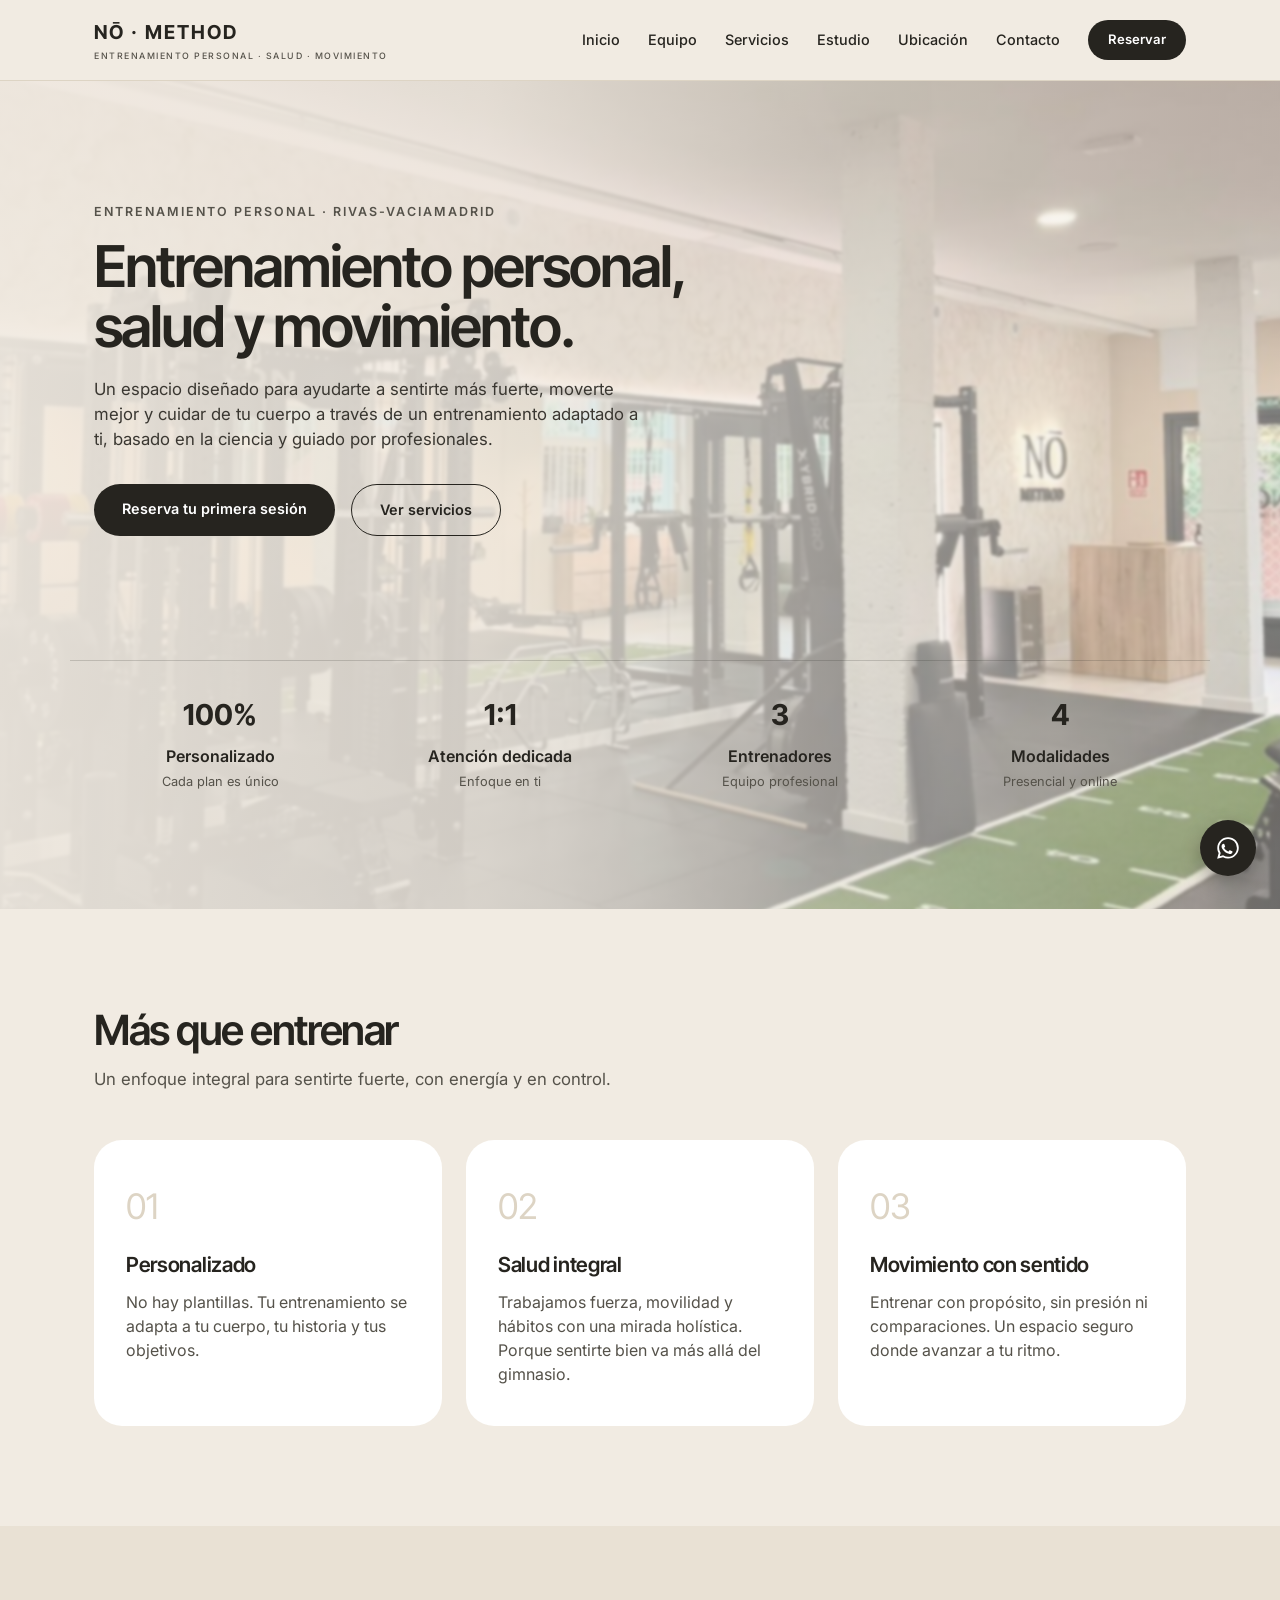
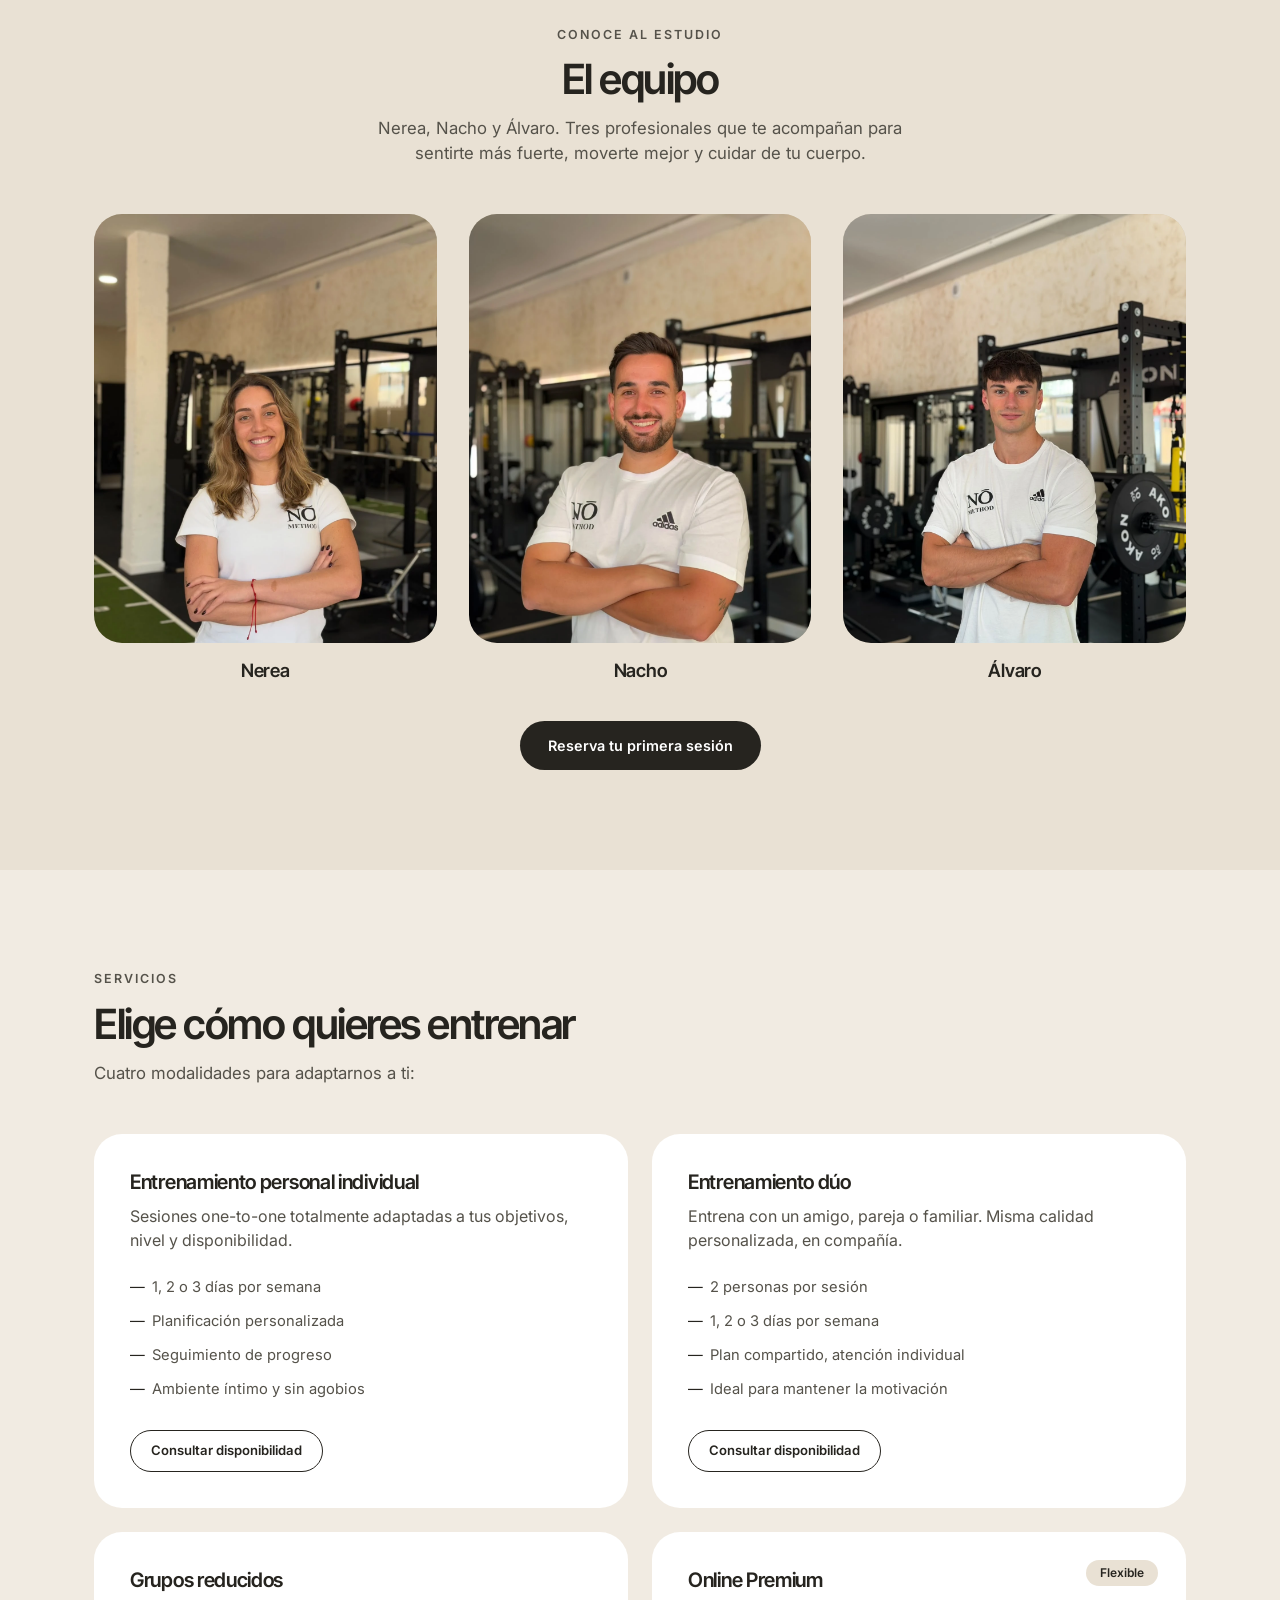
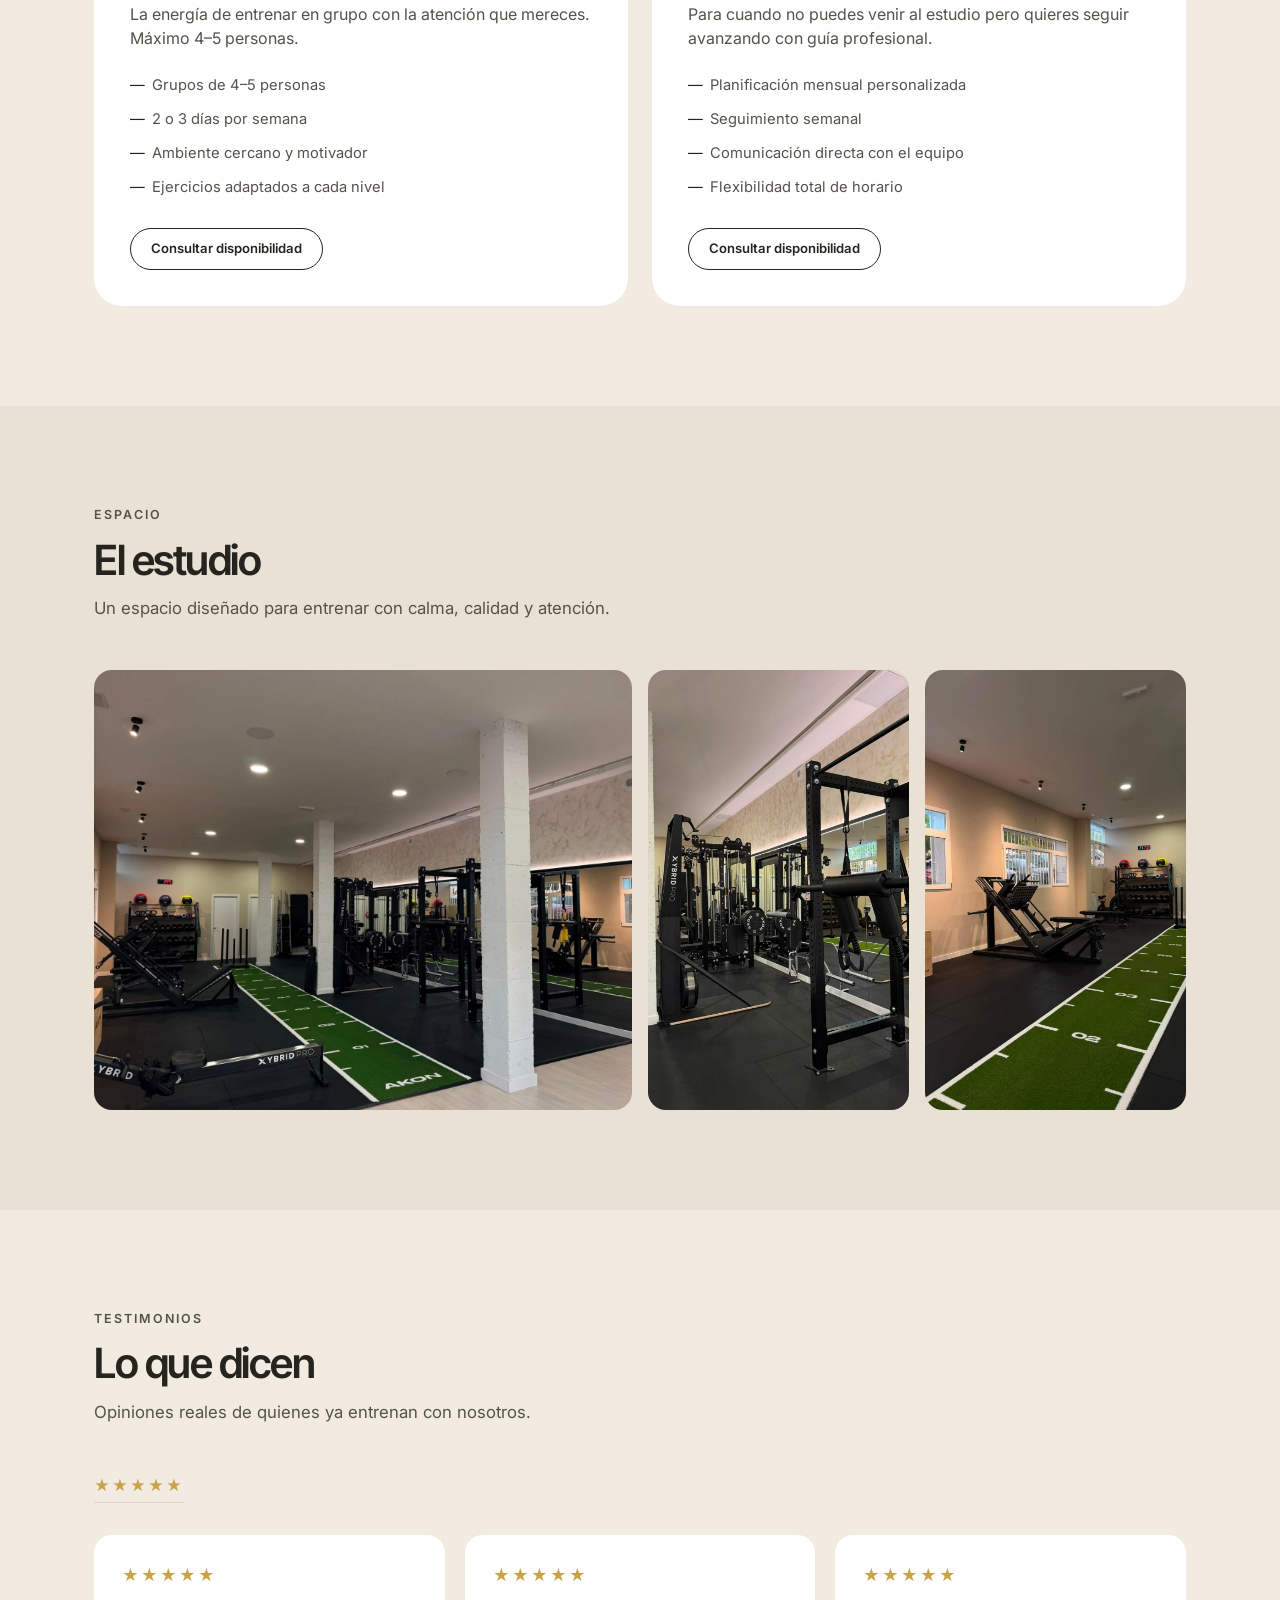
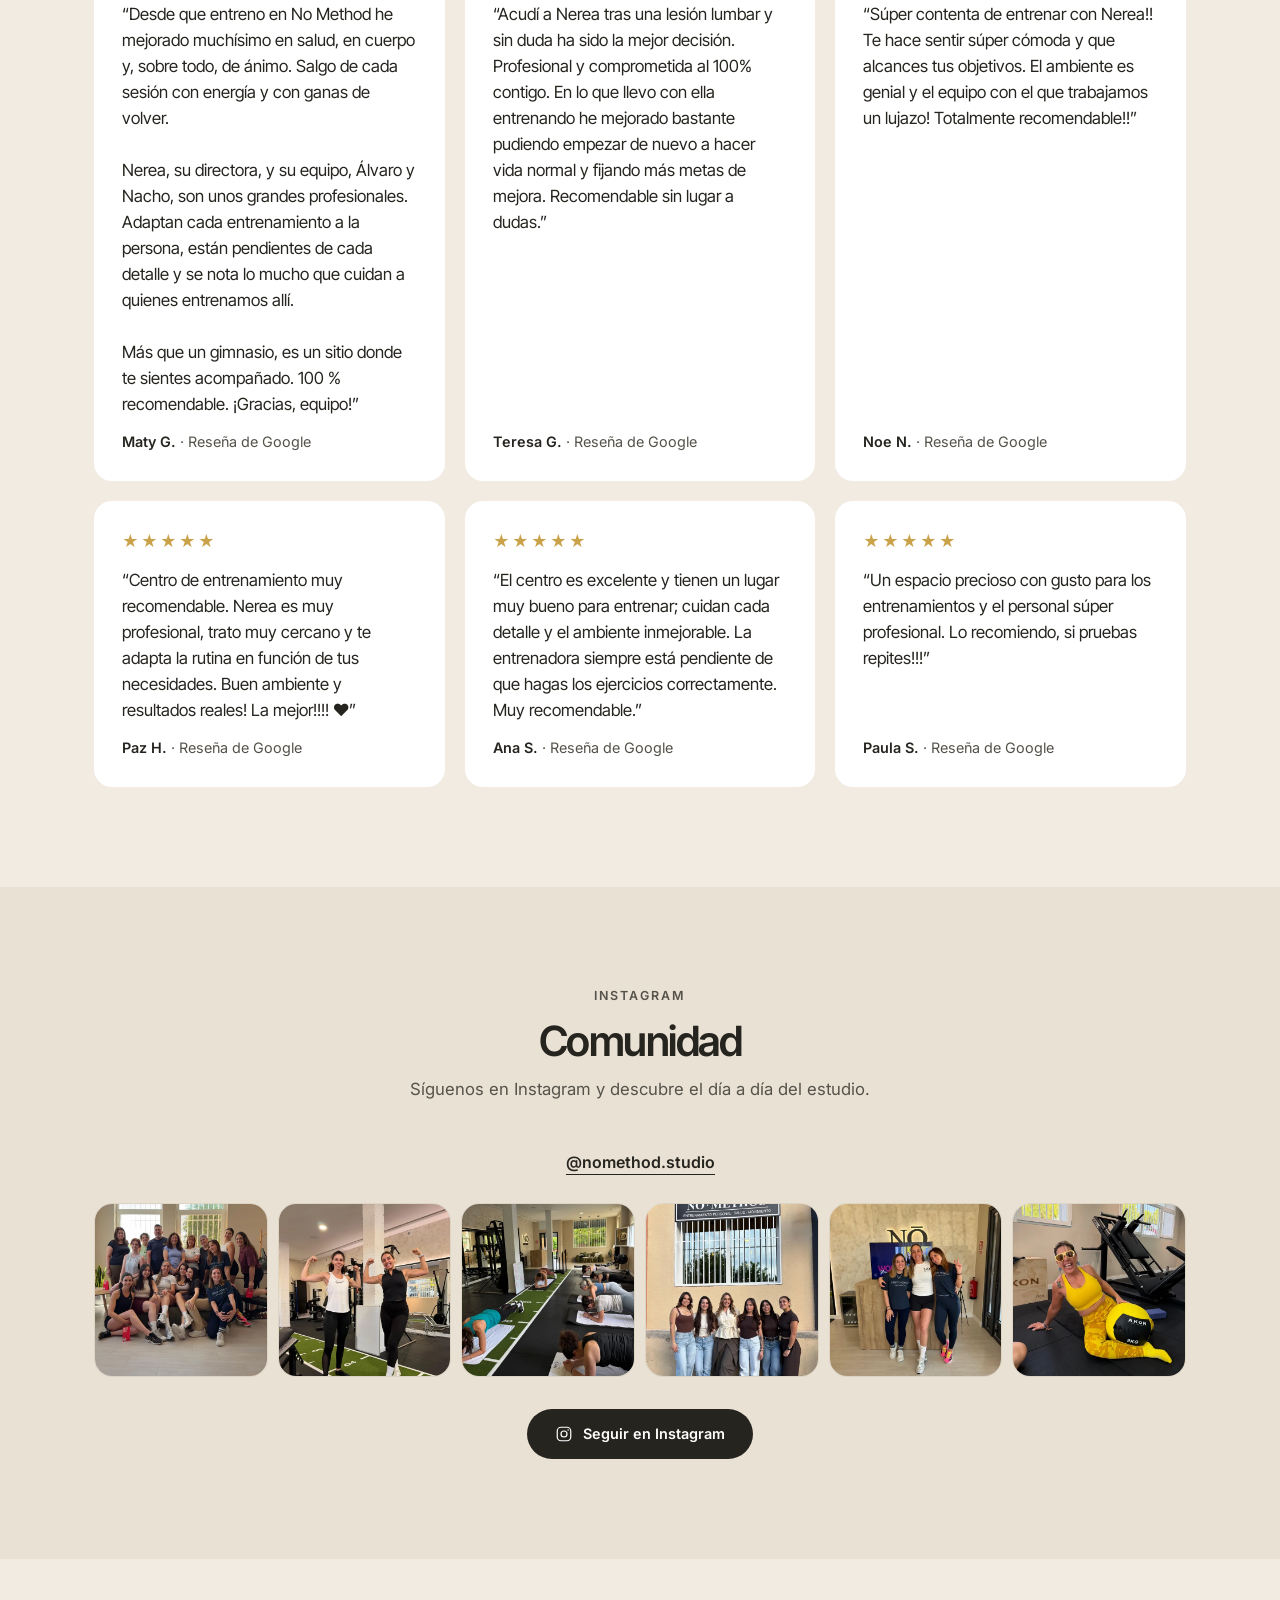
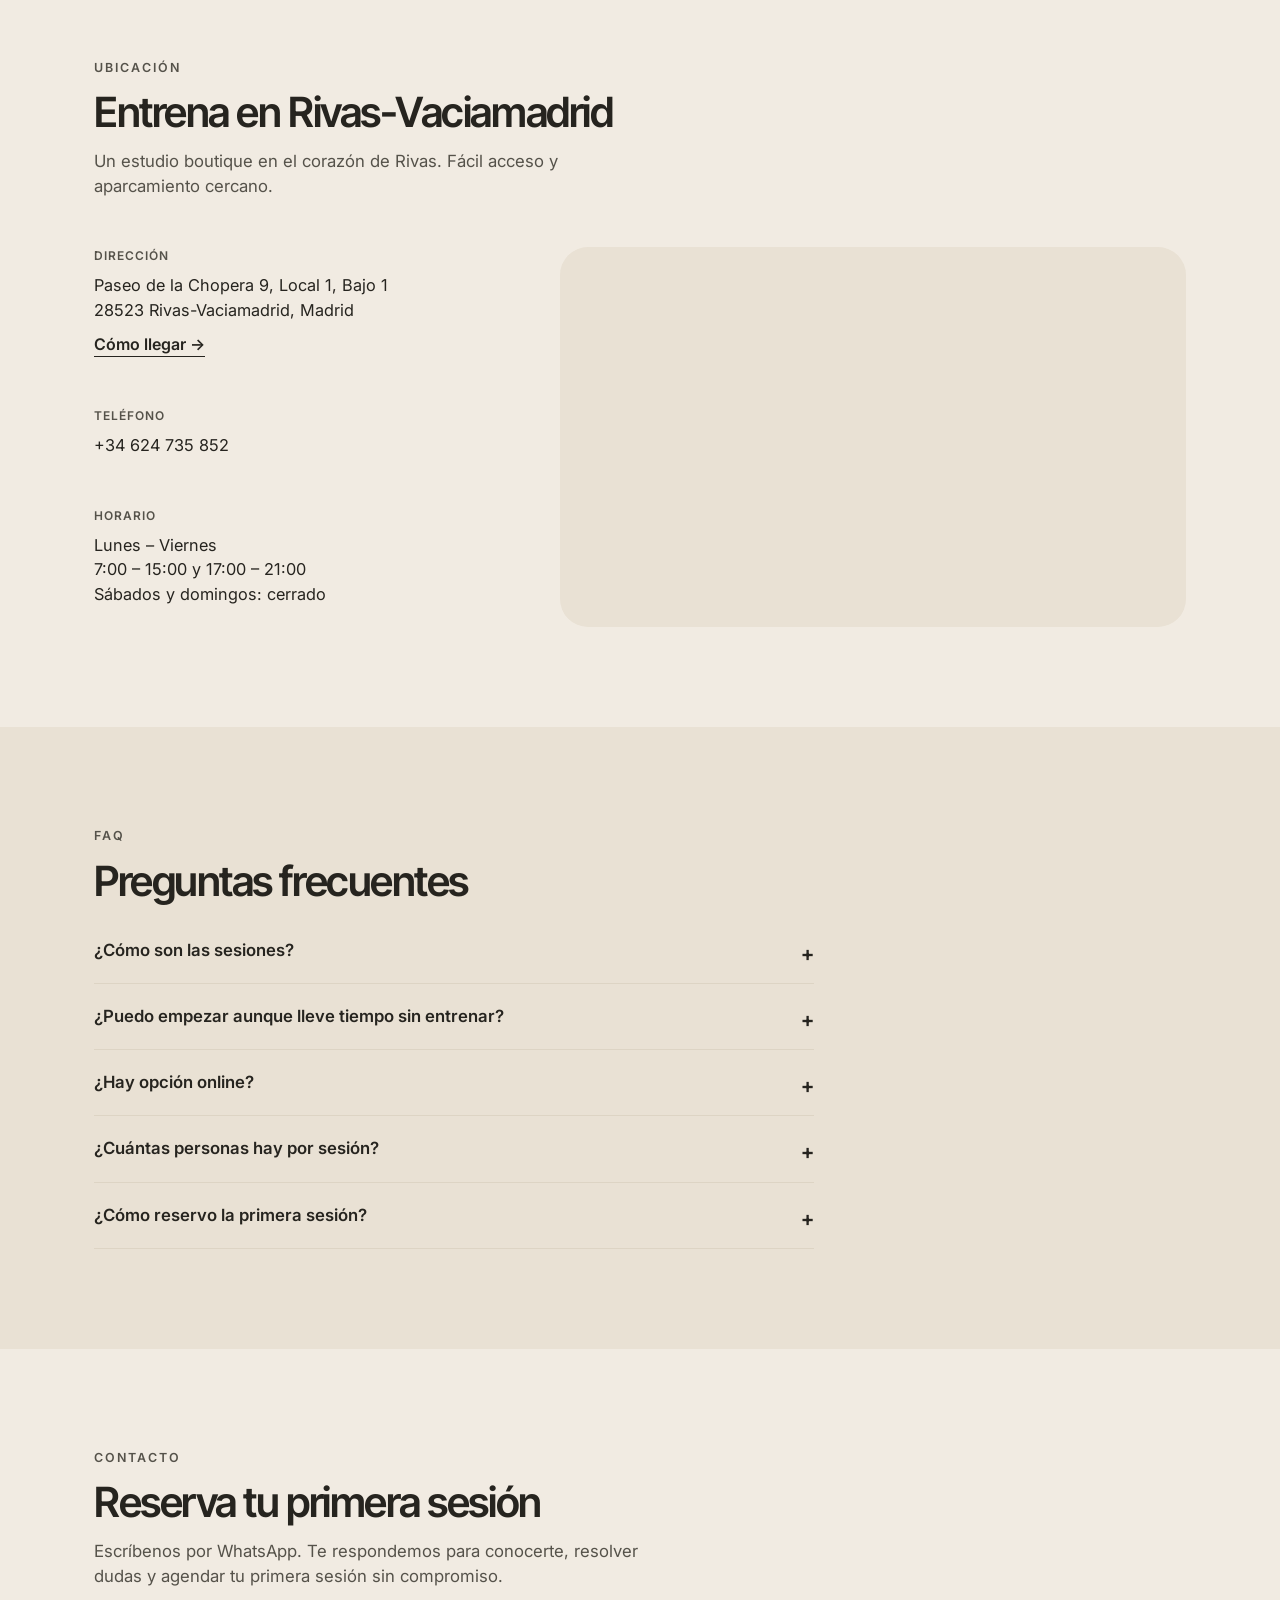
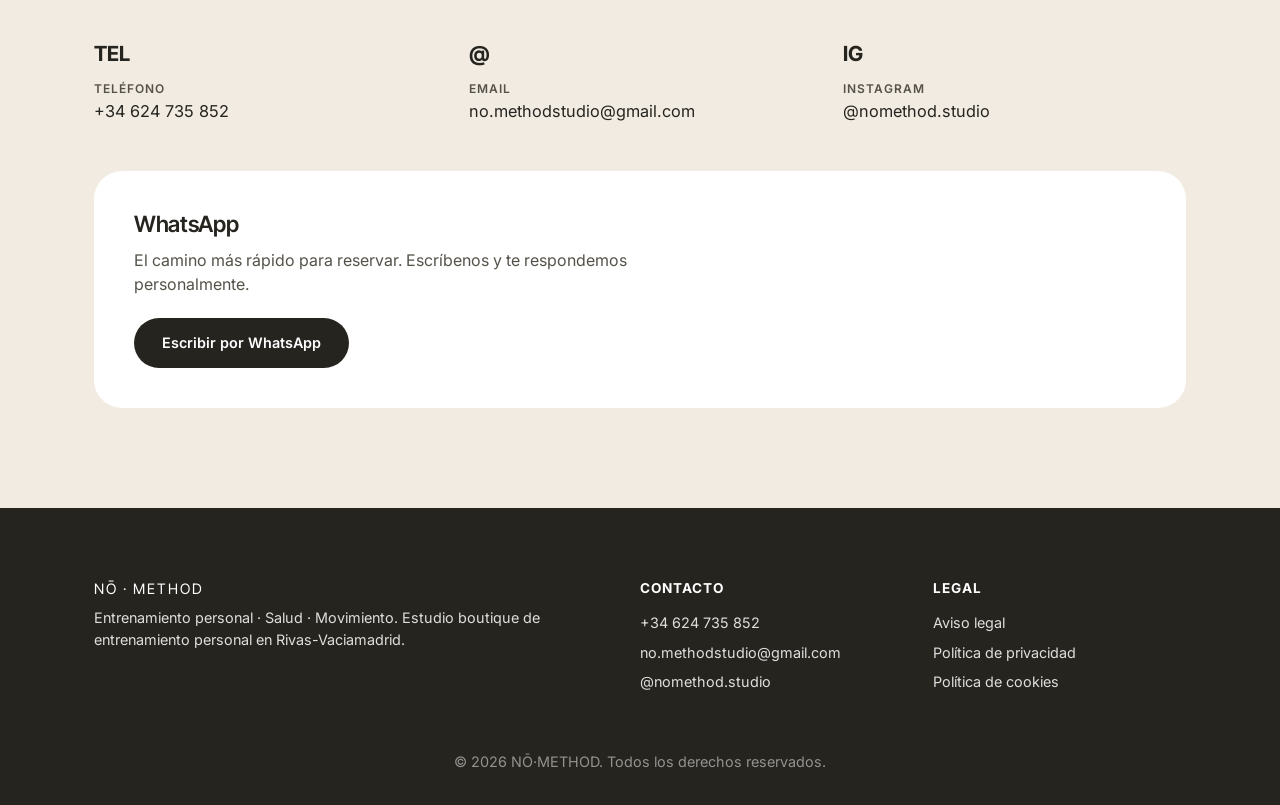
<file: index.html>
<!DOCTYPE html>
<html lang="es">
<head>
<meta charset="UTF-8">
<meta name="viewport" content="width=device-width, initial-scale=1.0">
<title>NoMethod Rivas | Entrenamiento personal y grupos reducidos en Rivas-Vaciamadrid</title>
<meta name="description" content="NŌ·METHOD (NoMethod Rivas): estudio boutique de entrenamiento personal y grupos reducidos en Rivas-Vaciamadrid. Sesiones individuales, dúo, grupos y online. Reserva por WhatsApp.">
<link rel="preconnect" href="https://fonts.googleapis.com">
<link rel="preconnect" href="https://fonts.gstatic.com" crossorigin>
<link href="https://fonts.googleapis.com/css2?family=Inter+Tight:wght@500;600;700&family=Inter:wght@400;500;600&display=swap" rel="stylesheet">
<link rel="stylesheet" href="styles.css">
<link rel="canonical" href="https://nomethodstudio.com/">
<link rel="icon" href="/favicon.ico" sizes="48x48">
<link rel="icon" href="/favicon-192.png" type="image/png" sizes="192x192">
<link rel="apple-touch-icon" href="/apple-touch-icon.png">
<meta property="og:type" content="website">
<meta property="og:site_name" content="NŌ·METHOD">
<meta property="og:title" content="NoMethod Rivas | Entrenamiento personal y grupos reducidos">
<meta property="og:description" content="Estudio de entrenamiento personal en Rivas-Vaciamadrid. Sesiones individuales, dúo, grupos reducidos y online.">
<meta property="og:url" content="https://nomethodstudio.com/">
<meta property="og:image" content="https://nomethodstudio.com/images/og-image.jpg">
<meta property="og:locale" content="es_ES">
<meta name="twitter:card" content="summary_large_image">
<script type="application/ld+json">
{
  "@context": "https://schema.org",
  "@type": "HealthClub",
  "name": "NoMethod Rivas | NŌ·METHOD",
  "alternateName": [
    "NŌ·METHOD",
    "NoMethod",
    "No Method Rivas"
  ],
  "description": "Estudio de entrenamiento personal y grupos reducidos en Rivas-Vaciamadrid.",
  "url": "https://nomethodstudio.com/",
  "image": "https://nomethodstudio.com/images/og-image.jpg",
  "logo": "https://nomethodstudio.com/images/logo.png",
  "telephone": "+34 624 735 852",
  "email": "no.methodstudio@gmail.com",
  "address": {
    "@type": "PostalAddress",
    "streetAddress": "Paseo de la Chopera 9, Local 1, Bajo 1",
    "postalCode": "28523",
    "addressLocality": "Rivas-Vaciamadrid",
    "addressRegion": "Madrid",
    "addressCountry": "ES"
  },
  "openingHoursSpecification": [
    {
      "@type": "OpeningHoursSpecification",
      "dayOfWeek": [
        "Monday",
        "Tuesday",
        "Wednesday",
        "Thursday",
        "Friday"
      ],
      "opens": "07:00",
      "closes": "15:00"
    },
    {
      "@type": "OpeningHoursSpecification",
      "dayOfWeek": [
        "Monday",
        "Tuesday",
        "Wednesday",
        "Thursday",
        "Friday"
      ],
      "opens": "17:00",
      "closes": "21:00"
    }
  ],
  "sameAs": [
    "https://www.instagram.com/nomethod.studio/",
    "https://maps.google.com/?cid=6704130666896987651"
  ]
}
</script>
</head>
<body>

<header class="site-header">
  <div class="container header-inner">
    <a href="#inicio" class="logo">
      NŌ · METHOD
      <span>ENTRENAMIENTO PERSONAL · SALUD · MOVIMIENTO</span>
    </a>
    <nav class="main-nav" id="main-nav">
      <a href="#inicio">Inicio</a>
      <a href="#equipo">Equipo</a>
      <a href="#servicios">Servicios</a>
      <a href="#estudio">Estudio</a>
      <a href="#ubicacion">Ubicación</a>
      <a href="#contacto">Contacto</a>
      <a href="https://wa.me/34624735852?text=Hola%2C%20me%20gustar%C3%ADa%20informaci%C3%B3n%20sobre%20el%20entrenamiento%20en%20N%C5%8C%20METHOD." class="btn btn-dark btn-sm" target="_blank" rel="noopener">Reservar</a>
    </nav>
    <button class="nav-toggle" id="nav-toggle" aria-label="Abrir menú">☰</button>
  </div>
</header>

<main>

  <!-- HERO -->
  <section id="inicio" class="hero">
    <div class="hero-bg" style="background-image:url('images/hero.webp')"></div>
    <div class="hero-overlay"></div>
    <div class="container hero-content">
      <p class="eyebrow">Entrenamiento personal · Rivas-Vaciamadrid</p>
      <h1>Entrenamiento personal,<br>salud y movimiento.</h1>
      <p class="hero-text">Un espacio diseñado para ayudarte a sentirte más fuerte, moverte mejor y cuidar de tu cuerpo a través de un entrenamiento adaptado a ti, basado en la ciencia y guiado por profesionales.</p>
      <div class="hero-actions">
        <a href="#contacto" class="btn btn-dark">Reserva tu primera sesión</a>
        <a href="#servicios" class="btn btn-outline">Ver servicios</a>
      </div>
    </div>
    <div class="hero-stats container">
      <div class="stat"><strong>100%</strong><span>Personalizado</span><small>Cada plan es único</small></div>
      <div class="stat"><strong>1:1</strong><span>Atención dedicada</span><small>Enfoque en ti</small></div>
      <div class="stat"><strong>3</strong><span>Entrenadores</span><small>Equipo profesional</small></div>
      <div class="stat"><strong>4</strong><span>Modalidades</span><small>Presencial y online</small></div>
    </div>
  </section>

  <!-- MAS QUE ENTRENAR -->
  <section class="section">
    <div class="container">
      <h2>Más que entrenar</h2>
      <p class="section-lead">Un enfoque integral para sentirte fuerte, con energía y en control.</p>
      <div class="cards-3">
        <div class="card">
          <span class="card-num">01</span>
          <h3>Personalizado</h3>
          <p>No hay plantillas. Tu entrenamiento se adapta a tu cuerpo, tu historia y tus objetivos.</p>
        </div>
        <div class="card">
          <span class="card-num">02</span>
          <h3>Salud integral</h3>
          <p>Trabajamos fuerza, movilidad y hábitos con una mirada holística. Porque sentirte bien va más allá del gimnasio.</p>
        </div>
        <div class="card">
          <span class="card-num">03</span>
          <h3>Movimiento con sentido</h3>
          <p>Entrenar con propósito, sin presión ni comparaciones. Un espacio seguro donde avanzar a tu ritmo.</p>
        </div>
      </div>
    </div>
  </section>

  <!-- EQUIPO -->
  <section id="equipo" class="section section-alt">
    <div class="container">
      <p class="eyebrow center">Conoce al estudio</p>
      <h2 class="center">El equipo</h2>
      <p class="section-lead center">Nerea, Nacho y Álvaro. Tres profesionales que te acompañan para sentirte más fuerte, moverte mejor y cuidar de tu cuerpo.</p>
      <div class="team-grid">
        <div class="team-card">
          <div class="team-photo"><img src="images/equipo-nerea.webp" alt="Nerea, entrenadora de NŌ·METHOD, en el estudio" loading="lazy"></div>
          <h3>Nerea</h3>
        </div>
        <div class="team-card">
          <div class="team-photo"><img src="images/equipo-nacho.webp" alt="Nacho, entrenador de NŌ·METHOD, en el estudio" loading="lazy"></div>
          <h3>Nacho</h3>
        </div>
        <div class="team-card">
          <div class="team-photo"><img src="images/equipo-alvaro.webp" alt="Álvaro, entrenador de NŌ·METHOD, en el estudio" loading="lazy"></div>
          <h3>Álvaro</h3>
        </div>
      </div>
      <div class="center" style="margin-top:2.5rem">
        <a href="https://wa.me/34624735852?text=Hola%2C%20me%20gustar%C3%ADa%20informaci%C3%B3n%20sobre%20el%20entrenamiento%20en%20N%C5%8C%20METHOD." class="btn btn-dark" target="_blank" rel="noopener">Reserva tu primera sesión</a>
      </div>
    </div>
  </section>

  <!-- SERVICIOS -->
  <section id="servicios" class="section">
    <div class="container">
      <p class="eyebrow">Servicios</p>
      <h2>Elige cómo quieres entrenar</h2>
      <p class="section-lead">Cuatro modalidades para adaptarnos a ti:</p>
      <div class="services-grid">

        <div class="service-card">
          <h3>Entrenamiento personal individual</h3>
          <p>Sesiones one-to-one totalmente adaptadas a tus objetivos, nivel y disponibilidad.</p>
          <ul>
            <li>1, 2 o 3 días por semana</li>
            <li>Planificación personalizada</li>
            <li>Seguimiento de progreso</li>
            <li>Ambiente íntimo y sin agobios</li>
          </ul>
          <a href="#contacto" class="btn btn-outline btn-sm">Consultar disponibilidad</a>
        </div>

        <div class="service-card">
          <h3>Entrenamiento dúo</h3>
          <p>Entrena con un amigo, pareja o familiar. Misma calidad personalizada, en compañía.</p>
          <ul>
            <li>2 personas por sesión</li>
            <li>1, 2 o 3 días por semana</li>
            <li>Plan compartido, atención individual</li>
            <li>Ideal para mantener la motivación</li>
          </ul>
          <a href="#contacto" class="btn btn-outline btn-sm">Consultar disponibilidad</a>
        </div>

        <div class="service-card">
          <h3>Grupos reducidos</h3>
          <p>La energía de entrenar en grupo con la atención que mereces. Máximo 4–5 personas.</p>
          <ul>
            <li>Grupos de 4–5 personas</li>
            <li>2 o 3 días por semana</li>
            <li>Ambiente cercano y motivador</li>
            <li>Ejercicios adaptados a cada nivel</li>
          </ul>
          <a href="#contacto" class="btn btn-outline btn-sm">Consultar disponibilidad</a>
        </div>

        <div class="service-card">
          <span class="tag">Flexible</span>
          <h3>Online Premium</h3>
          <p>Para cuando no puedes venir al estudio pero quieres seguir avanzando con guía profesional.</p>
          <ul>
            <li>Planificación mensual personalizada</li>
            <li>Seguimiento semanal</li>
            <li>Comunicación directa con el equipo</li>
            <li>Flexibilidad total de horario</li>
          </ul>
          <a href="#contacto" class="btn btn-outline btn-sm">Consultar disponibilidad</a>
        </div>

      </div>
    </div>
  </section>

  <!-- ESTUDIO -->
  <section id="estudio" class="section section-alt">
    <div class="container">
      <p class="eyebrow">Espacio</p>
      <h2>El estudio</h2>
      <p class="section-lead">Un espacio diseñado para entrenar con calma, calidad y atención.</p>
      <div class="gallery">
        <img class="wide" src="images/estudio-1.webp" alt="Vista general del estudio NŌ·METHOD" loading="lazy">
        <img src="images/estudio-2.webp" alt="Zona de racks y máquinas de poleas" loading="lazy">
        <img src="images/estudio-3.webp" alt="Prensa de piernas y pista de césped" loading="lazy">
      </div>
    </div>
  </section>

  <!-- TESTIMONIOS -->
  <section class="section">
    <div class="container">
      <p class="eyebrow">Testimonios</p>
      <h2>Lo que dicen</h2>
      <p class="section-lead">Opiniones reales de quienes ya entrenan con nosotros.</p>
      <a class="google-rating" aria-label="Ver nuestras reseñas en Google" href="https://www.google.com/maps/search/?api=1&amp;query=NoMethod%20Rivas%20Entrenamiento%20Personal%20y%20Grupos%20Reducidos%2C%20Paseo%20de%20la%20Chopera%209%2C%20Rivas-Vaciamadrid" target="_blank" rel="noopener"><span class="stars" aria-hidden="true">★★★★★</span></a>
      <div class="reviews-grid">
        <blockquote class="review">
          <div class="stars" aria-label="5 de 5 estrellas">★★★★★</div>
          <p>“Desde que entreno en No Method he mejorado muchísimo en salud, en cuerpo y, sobre todo, de ánimo. Salgo de cada sesión con energía y con ganas de volver.<br><br>Nerea, su directora, y su equipo, Álvaro y Nacho, son unos grandes profesionales. Adaptan cada entrenamiento a la persona, están pendientes de cada detalle y se nota lo mucho que cuidan a quienes entrenamos allí.<br><br>Más que un gimnasio, es un sitio donde te sientes acompañado. 100 % recomendable. ¡Gracias, equipo!”</p>
          <footer>Maty G. <span>· Reseña de Google</span></footer>
        </blockquote>
        <blockquote class="review">
          <div class="stars" aria-label="5 de 5 estrellas">★★★★★</div>
          <p>“Acudí a Nerea tras una lesión lumbar y sin duda ha sido la mejor decisión. Profesional y comprometida al 100% contigo. En lo que llevo con ella entrenando he mejorado bastante pudiendo empezar de nuevo a hacer vida normal y fijando más metas de mejora. Recomendable sin lugar a dudas.”</p>
          <footer>Teresa G. <span>· Reseña de Google</span></footer>
        </blockquote>
        <blockquote class="review">
          <div class="stars" aria-label="5 de 5 estrellas">★★★★★</div>
          <p>“Súper contenta de entrenar con Nerea!! Te hace sentir súper cómoda y que alcances tus objetivos. El ambiente es genial y el equipo con el que trabajamos un lujazo! Totalmente recomendable!!”</p>
          <footer>Noe N. <span>· Reseña de Google</span></footer>
        </blockquote>
        <blockquote class="review">
          <div class="stars" aria-label="5 de 5 estrellas">★★★★★</div>
          <p>“Centro de entrenamiento muy recomendable. Nerea es muy profesional, trato muy cercano y te adapta la rutina en función de tus necesidades. Buen ambiente y resultados reales! La mejor!!!! ❤️”</p>
          <footer>Paz H. <span>· Reseña de Google</span></footer>
        </blockquote>
        <blockquote class="review">
          <div class="stars" aria-label="5 de 5 estrellas">★★★★★</div>
          <p>“El centro es excelente y tienen un lugar muy bueno para entrenar; cuidan cada detalle y el ambiente inmejorable. La entrenadora siempre está pendiente de que hagas los ejercicios correctamente. Muy recomendable.”</p>
          <footer>Ana S. <span>· Reseña de Google</span></footer>
        </blockquote>
        <blockquote class="review">
          <div class="stars" aria-label="5 de 5 estrellas">★★★★★</div>
          <p>“Un espacio precioso con gusto para los entrenamientos y el personal súper profesional. Lo recomiendo, si pruebas repites!!!”</p>
          <footer>Paula S. <span>· Reseña de Google</span></footer>
        </blockquote>
      </div>
    </div>
  </section>

  <!-- INSTAGRAM -->
  <section class="section section-alt">
    <div class="container center">
      <p class="eyebrow">Instagram</p>
      <h2>Comunidad</h2>
      <p class="section-lead">Síguenos en Instagram y descubre el día a día del estudio.</p>
      <a href="https://www.instagram.com/nomethod.studio/" class="ig-handle" target="_blank" rel="noopener">@nomethod.studio</a>
      <div class="ig-grid">
        <a class="ig-cell ig-photo" href="https://www.instagram.com/nomethod.studio/" target="_blank" rel="noopener"><img src="images/ig-1.webp" alt="Grupo de clientas y clientes de NŌ·METHOD en el estudio" loading="lazy"><svg viewBox="0 0 24 24" width="26" height="26" fill="none" stroke="currentColor" stroke-width="1.6" aria-hidden="true"><rect x="3" y="3" width="18" height="18" rx="5"/><circle cx="12" cy="12" r="4"/><circle cx="17.5" cy="6.5" r="1" fill="currentColor" stroke="none"/></svg></a>
        <a class="ig-cell ig-photo" href="https://www.instagram.com/nomethod.studio/" target="_blank" rel="noopener"><img src="images/ig-2.webp" alt="Dos clientas mostrando bíceps en la pista de césped" loading="lazy"><svg viewBox="0 0 24 24" width="26" height="26" fill="none" stroke="currentColor" stroke-width="1.6" aria-hidden="true"><rect x="3" y="3" width="18" height="18" rx="5"/><circle cx="12" cy="12" r="4"/><circle cx="17.5" cy="6.5" r="1" fill="currentColor" stroke="none"/></svg></a>
        <a class="ig-cell ig-photo" href="https://www.instagram.com/nomethod.studio/" target="_blank" rel="noopener"><img src="images/ig-3.webp" alt="Clase en grupo haciendo planchas" loading="lazy"><svg viewBox="0 0 24 24" width="26" height="26" fill="none" stroke="currentColor" stroke-width="1.6" aria-hidden="true"><rect x="3" y="3" width="18" height="18" rx="5"/><circle cx="12" cy="12" r="4"/><circle cx="17.5" cy="6.5" r="1" fill="currentColor" stroke="none"/></svg></a>
        <a class="ig-cell ig-photo" href="https://www.instagram.com/nomethod.studio/" target="_blank" rel="noopener"><img src="images/ig-4.webp" alt="El equipo frente a la fachada de NŌ·METHOD" loading="lazy"><svg viewBox="0 0 24 24" width="26" height="26" fill="none" stroke="currentColor" stroke-width="1.6" aria-hidden="true"><rect x="3" y="3" width="18" height="18" rx="5"/><circle cx="12" cy="12" r="4"/><circle cx="17.5" cy="6.5" r="1" fill="currentColor" stroke="none"/></svg></a>
        <a class="ig-cell ig-photo" href="https://www.instagram.com/nomethod.studio/" target="_blank" rel="noopener"><img src="images/ig-5.webp" alt="Tres clientas en la recepción del estudio" loading="lazy"><svg viewBox="0 0 24 24" width="26" height="26" fill="none" stroke="currentColor" stroke-width="1.6" aria-hidden="true"><rect x="3" y="3" width="18" height="18" rx="5"/><circle cx="12" cy="12" r="4"/><circle cx="17.5" cy="6.5" r="1" fill="currentColor" stroke="none"/></svg></a>
        <a class="ig-cell ig-photo" href="https://www.instagram.com/nomethod.studio/" target="_blank" rel="noopener"><img src="images/ig-6.webp" alt="Clienta sonriendo con un balón medicinal en el estudio" loading="lazy"><svg viewBox="0 0 24 24" width="26" height="26" fill="none" stroke="currentColor" stroke-width="1.6" aria-hidden="true"><rect x="3" y="3" width="18" height="18" rx="5"/><circle cx="12" cy="12" r="4"/><circle cx="17.5" cy="6.5" r="1" fill="currentColor" stroke="none"/></svg></a>
      </div>
      <a href="https://www.instagram.com/nomethod.studio/" class="btn btn-dark ig-follow" target="_blank" rel="noopener"><svg viewBox="0 0 24 24" width="18" height="18" fill="none" stroke="currentColor" stroke-width="1.6" aria-hidden="true"><rect x="3" y="3" width="18" height="18" rx="5"/><circle cx="12" cy="12" r="4"/><circle cx="17.5" cy="6.5" r="1" fill="currentColor" stroke="none"/></svg>Seguir en Instagram</a>
    </div>
  </section>

  <!-- UBICACION -->
  <section id="ubicacion" class="section">
    <div class="container">
      <p class="eyebrow">Ubicación</p>
      <h2>Entrena en Rivas-Vaciamadrid</h2>
      <p class="section-lead">Un estudio boutique en el corazón de Rivas. Fácil acceso y aparcamiento cercano.</p>
      <div class="location-grid">
        <div class="info-grid info-stack">
          <div>
            <h4>Dirección</h4>
            <p>Paseo de la Chopera 9, Local 1, Bajo 1<br>28523 Rivas-Vaciamadrid, Madrid</p>
            <a href="https://www.google.com/maps/dir/?api=1&amp;destination=NoMethod%20Rivas%20Entrenamiento%20Personal%20y%20Grupos%20Reducidos%2C%20Paseo%20de%20la%20Chopera%209%2C%2028523%20Rivas-Vaciamadrid" class="link-arrow" target="_blank" rel="noopener">Cómo llegar →</a>
          </div>
          <div>
            <h4>Teléfono</h4>
            <p><a href="tel:+34624735852">+34 624 735 852</a></p>
          </div>
          <div>
            <h4>Horario</h4>
            <p>Lunes – Viernes<br>7:00 – 15:00 y 17:00 – 21:00<br>Sábados y domingos: cerrado</p>
          </div>
        </div>
        <div class="map">
          <iframe src="https://www.google.com/maps/embed?origin=mfe&amp;pb=!1m3!2m1!1sNoMethod+Rivas+Entrenamiento+Personal+y+Grupos+Reducidos,+Paseo+de+la+Chopera+9,+28523+Rivas-Vaciamadrid!6i17" title="Mapa: NŌ·METHOD en Paseo de la Chopera 9, Rivas-Vaciamadrid" loading="lazy" referrerpolicy="no-referrer-when-downgrade" allowfullscreen></iframe>
        </div>
      </div>
    </div>
  </section>

  <!-- FAQ -->
  <section class="section section-alt">
    <div class="container">
      <p class="eyebrow">FAQ</p>
      <h2>Preguntas frecuentes</h2>
      <div class="faq-list">
        <details class="faq-item">
          <summary>¿Cómo son las sesiones?</summary>
          <p>Cada sesión es personalizada y dura aproximadamente una hora. Trabajamos fuerza, movilidad y acondicionamiento según tus objetivos. El ritmo lo marcas tú.</p>
        </details>
        <details class="faq-item">
          <summary>¿Puedo empezar aunque lleve tiempo sin entrenar?</summary>
          <p>Sí. El plan se adapta a tu punto de partida, sea cual sea.</p>
        </details>
        <details class="faq-item">
          <summary>¿Hay opción online?</summary>
          <p>Sí, con la modalidad Online Premium, con seguimiento semanal.</p>
        </details>
        <details class="faq-item">
          <summary>¿Cuántas personas hay por sesión?</summary>
          <p>Depende de la modalidad: individual, dúo, o grupos reducidos de 4–5 personas.</p>
        </details>
        <details class="faq-item">
          <summary>¿Cómo reservo la primera sesión?</summary>
          <p>Escríbenos por WhatsApp y te respondemos para conocerte y agendar sin compromiso.</p>
        </details>
      </div>
    </div>
  </section>

  <!-- CONTACTO -->
  <section id="contacto" class="section">
    <div class="container">
      <p class="eyebrow">Contacto</p>
      <h2>Reserva tu primera sesión</h2>
      <p class="section-lead">Escríbenos por WhatsApp. Te respondemos para conocerte, resolver dudas y agendar tu primera sesión sin compromiso.</p>
      <div class="contact-grid">
        <div class="contact-item"><strong>TEL</strong><span>Teléfono</span><p><a href="tel:+34624735852">+34 624 735 852</a></p></div>
        <div class="contact-item"><strong>@</strong><span>Email</span><p><a href="mailto:no.methodstudio@gmail.com">no.methodstudio@gmail.com</a></p></div>
        <div class="contact-item"><strong>IG</strong><span>Instagram</span><p><a href="https://www.instagram.com/nomethod.studio/" target="_blank" rel="noopener">@nomethod.studio</a></p></div>
      </div>
      <div class="whatsapp-box">
        <h3>WhatsApp</h3>
        <p>El camino más rápido para reservar. Escríbenos y te respondemos personalmente.</p>
        <a href="https://wa.me/34624735852?text=Hola%2C%20me%20gustar%C3%ADa%20informaci%C3%B3n%20sobre%20el%20entrenamiento%20en%20N%C5%8C%20METHOD." class="btn btn-dark" target="_blank" rel="noopener">Escribir por WhatsApp</a>
      </div>
    </div>
  </section>

</main>

<footer class="site-footer">
  <div class="container footer-inner">
    <div>
      <p class="logo-footer">NŌ · METHOD</p>
      <p>Entrenamiento personal · Salud · Movimiento. Estudio boutique de entrenamiento personal en Rivas-Vaciamadrid.</p>
    </div>
    <div>
      <h4>Contacto</h4>
      <p><a href="tel:+34624735852">+34 624 735 852</a></p>
      <p><a href="mailto:no.methodstudio@gmail.com">no.methodstudio@gmail.com</a></p>
      <p><a href="https://www.instagram.com/nomethod.studio/" target="_blank" rel="noopener">@nomethod.studio</a></p>
    </div>
    <div>
      <h4>Legal</h4>
      <p><a href="/aviso-legal.html">Aviso legal</a></p>
      <p><a href="/privacidad.html">Política de privacidad</a></p>
      <p><a href="/cookies.html">Política de cookies</a></p>
    </div>
  </div>
  <p class="copyright">© 2026 NŌ·METHOD. Todos los derechos reservados.</p>
</footer>

<a href="https://wa.me/34624735852?text=Hola%2C%20me%20gustar%C3%ADa%20informaci%C3%B3n%20sobre%20el%20entrenamiento%20en%20N%C5%8C%20METHOD." class="whatsapp-float" target="_blank" rel="noopener" aria-label="Escríbenos por WhatsApp">
  <svg viewBox="0 0 24 24" width="26" height="26" fill="currentColor" aria-hidden="true">
    <path d="M12.04 2C6.58 2 2.13 6.45 2.13 11.91c0 1.75.46 3.39 1.26 4.82L2 22l5.41-1.42a9.87 9.87 0 0 0 4.63 1.18h.01c5.46 0 9.9-4.45 9.9-9.91 0-2.64-1.03-5.13-2.9-7S14.68 2 12.04 2Zm0 1.67c2.19 0 4.25.85 5.8 2.4a8.17 8.17 0 0 1 2.4 5.82c0 4.53-3.69 8.22-8.22 8.22a8.2 8.2 0 0 1-4.19-1.15l-.3-.18-3.12.82.83-3.05-.2-.31a8.17 8.17 0 0 1-1.26-4.37c0-4.53 3.69-8.2 8.26-8.2Zm-4.48 4.6c-.16 0-.42.06-.64.3-.22.24-.86.84-.86 2.05s.88 2.38 1 2.55c.12.16 1.72 2.7 4.24 3.69 2.09.83 2.52.67 2.98.62.46-.05 1.47-.6 1.68-1.18.21-.58.21-1.08.15-1.18-.06-.1-.22-.16-.46-.28-.24-.12-1.47-.72-1.7-.8-.23-.09-.4-.13-.56.13-.16.26-.65.8-.8.97-.15.16-.3.18-.55.06-.26-.13-1.08-.4-2.06-1.26-.76-.68-1.28-1.51-1.43-1.77-.15-.26-.02-.4.11-.52.12-.12.26-.3.39-.46.13-.15.17-.26.26-.44.09-.17.04-.33-.02-.46-.06-.13-.56-1.38-.78-1.88-.2-.48-.41-.42-.56-.42Z"/>
  </svg>
</a>

<script src="script.js"></script>
</body>
</html>
</file>
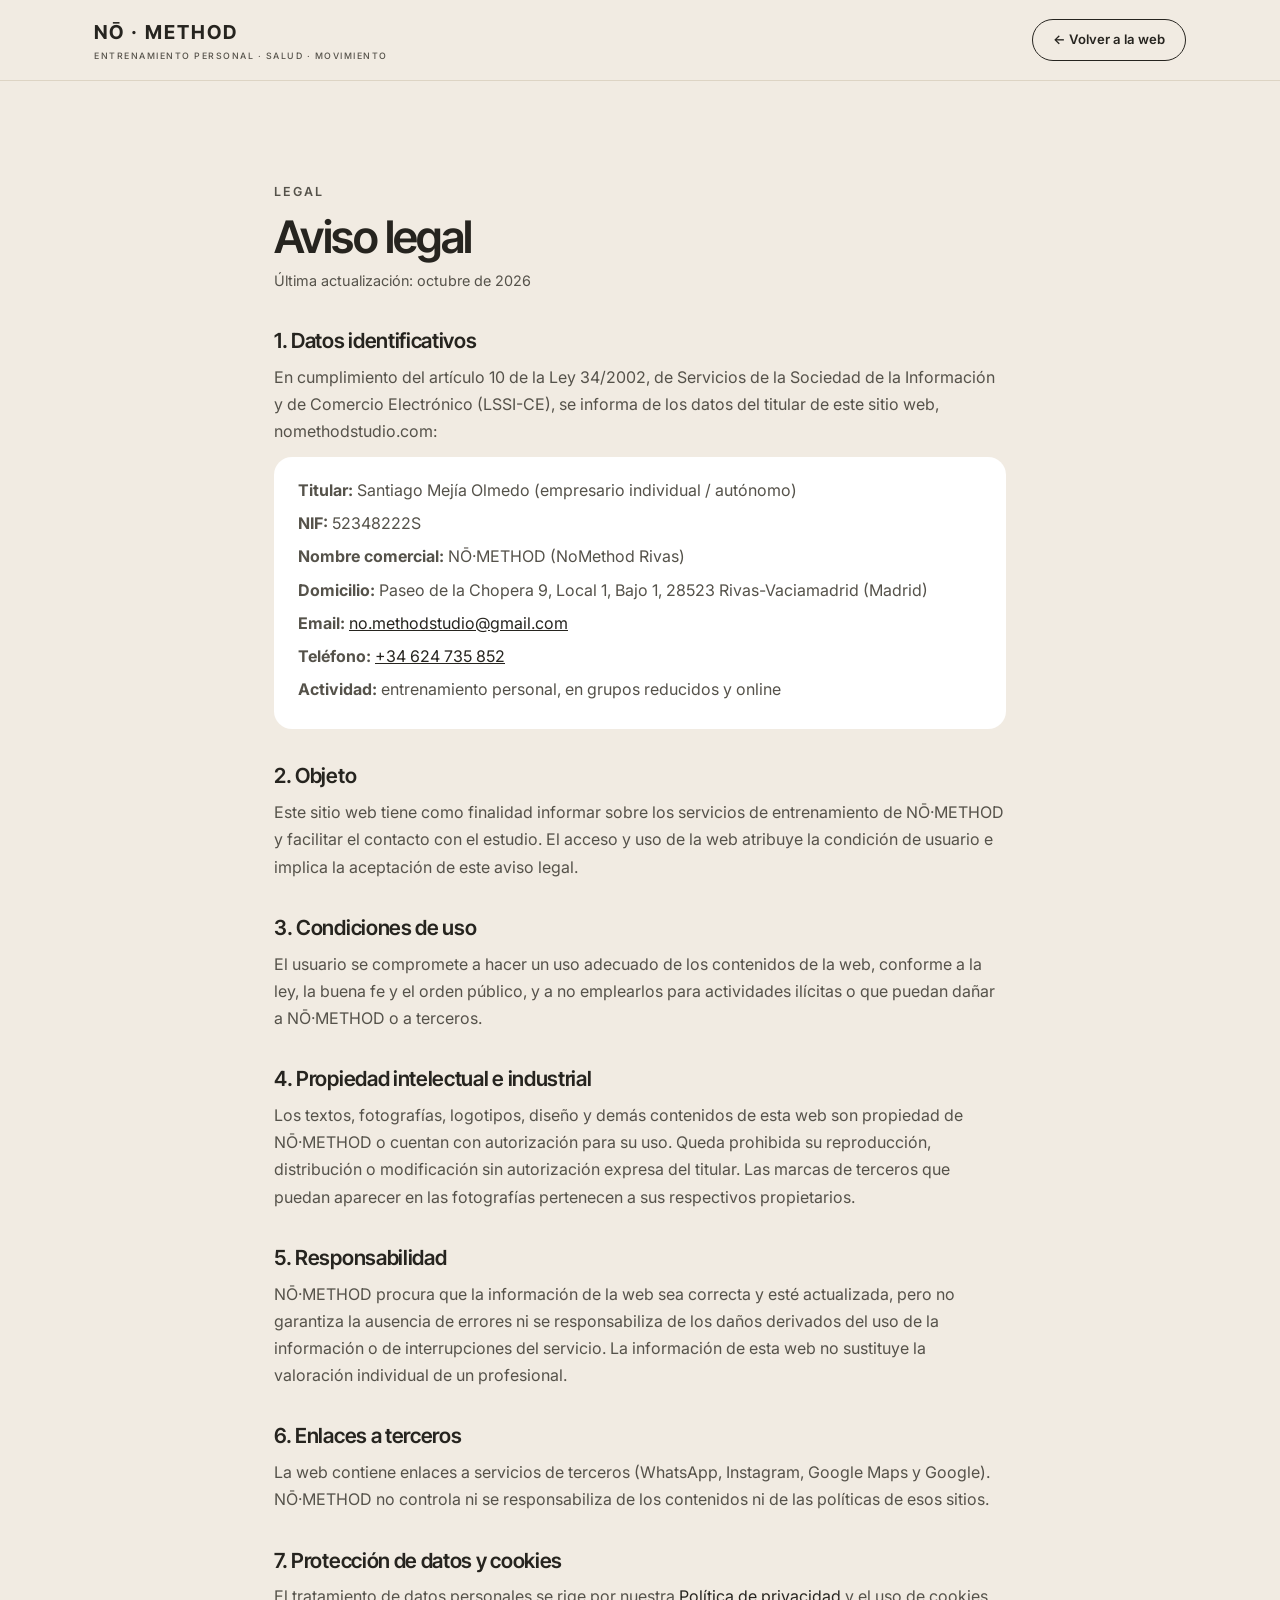
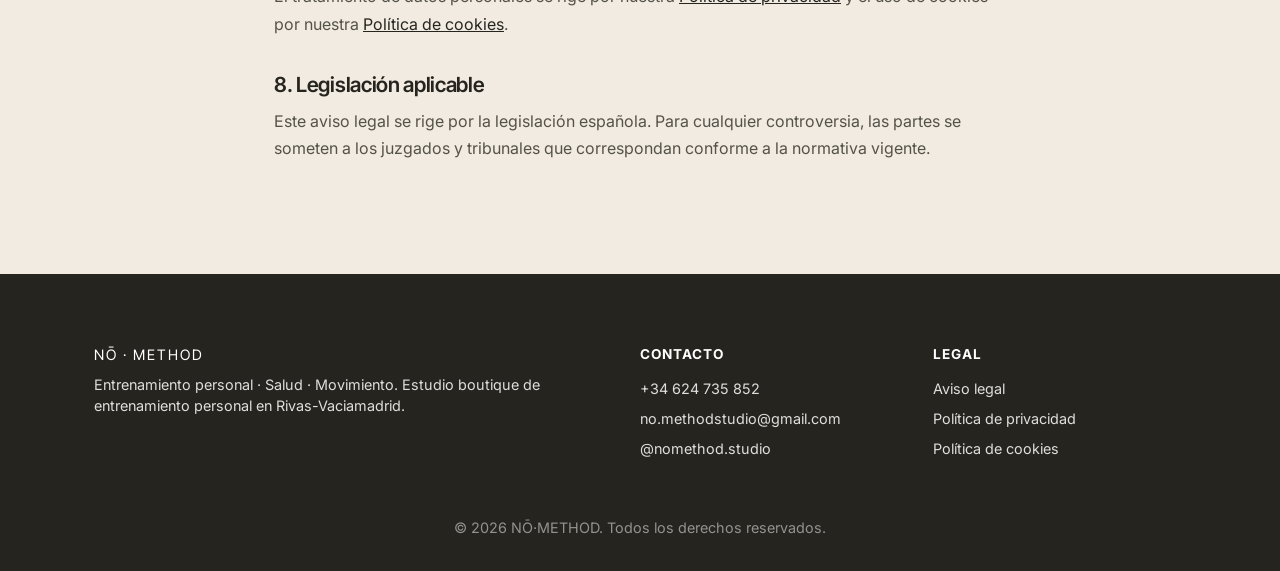
<file: aviso-legal.html>
<!DOCTYPE html>
<html lang="es">
<head>
<meta charset="UTF-8">
<meta name="viewport" content="width=device-width, initial-scale=1.0">
<title>Aviso legal | NŌ·METHOD</title>
<meta name="description" content="Aviso legal de NŌ·METHOD (NoMethod Rivas), estudio de entrenamiento personal en Rivas-Vaciamadrid.">
<link rel="canonical" href="https://nomethodstudio.com/aviso-legal.html">
<link rel="preconnect" href="https://fonts.googleapis.com">
<link rel="preconnect" href="https://fonts.gstatic.com" crossorigin>
<link href="https://fonts.googleapis.com/css2?family=Inter+Tight:wght@500;600;700&family=Inter:wght@400;500;600&display=swap" rel="stylesheet">
<link rel="stylesheet" href="/styles.css">
<link rel="icon" href="/favicon.ico" sizes="48x48">
<link rel="icon" href="/favicon-192.png" type="image/png" sizes="192x192">
<link rel="apple-touch-icon" href="/apple-touch-icon.png">
</head>
<body>

<header class="site-header">
  <div class="container header-inner">
    <a href="/" class="logo">
      NŌ · METHOD
      <span>ENTRENAMIENTO PERSONAL · SALUD · MOVIMIENTO</span>
    </a>
    <a href="/" class="btn btn-outline btn-sm">← Volver a la web</a>
  </div>
</header>

<main class="section legal">
  <div class="container">
    <p class="eyebrow">Legal</p>
    <h1>Aviso legal</h1>
    <p class="legal-date">Última actualización: octubre de 2026</p>
    <h2>1. Datos identificativos</h2>
    <p>En cumplimiento del artículo 10 de la Ley 34/2002, de Servicios de la Sociedad de la Información y de Comercio Electrónico (LSSI-CE), se informa de los datos del titular de este sitio web, nomethodstudio.com:</p>
    <ul class="legal-data">
      <li><strong>Titular:</strong> Santiago Mejía Olmedo (empresario individual / autónomo)</li>
      <li><strong>NIF:</strong> 52348222S</li>
      <li><strong>Nombre comercial:</strong> NŌ·METHOD (NoMethod Rivas)</li>
      <li><strong>Domicilio:</strong> Paseo de la Chopera 9, Local 1, Bajo 1, 28523 Rivas-Vaciamadrid (Madrid)</li>
      <li><strong>Email:</strong> <a href="mailto:no.methodstudio@gmail.com">no.methodstudio@gmail.com</a></li>
      <li><strong>Teléfono:</strong> <a href="tel:+34624735852">+34 624 735 852</a></li>
      <li><strong>Actividad:</strong> entrenamiento personal, en grupos reducidos y online</li>
    </ul>

    <h2>2. Objeto</h2>
    <p>Este sitio web tiene como finalidad informar sobre los servicios de entrenamiento de NŌ·METHOD y facilitar el contacto con el estudio. El acceso y uso de la web atribuye la condición de usuario e implica la aceptación de este aviso legal.</p>

    <h2>3. Condiciones de uso</h2>
    <p>El usuario se compromete a hacer un uso adecuado de los contenidos de la web, conforme a la ley, la buena fe y el orden público, y a no emplearlos para actividades ilícitas o que puedan dañar a NŌ·METHOD o a terceros.</p>

    <h2>4. Propiedad intelectual e industrial</h2>
    <p>Los textos, fotografías, logotipos, diseño y demás contenidos de esta web son propiedad de NŌ·METHOD o cuentan con autorización para su uso. Queda prohibida su reproducción, distribución o modificación sin autorización expresa del titular. Las marcas de terceros que puedan aparecer en las fotografías pertenecen a sus respectivos propietarios.</p>

    <h2>5. Responsabilidad</h2>
    <p>NŌ·METHOD procura que la información de la web sea correcta y esté actualizada, pero no garantiza la ausencia de errores ni se responsabiliza de los daños derivados del uso de la información o de interrupciones del servicio. La información de esta web no sustituye la valoración individual de un profesional.</p>

    <h2>6. Enlaces a terceros</h2>
    <p>La web contiene enlaces a servicios de terceros (WhatsApp, Instagram, Google Maps y Google). NŌ·METHOD no controla ni se responsabiliza de los contenidos ni de las políticas de esos sitios.</p>

    <h2>7. Protección de datos y cookies</h2>
    <p>El tratamiento de datos personales se rige por nuestra <a href="/privacidad.html">Política de privacidad</a> y el uso de cookies por nuestra <a href="/cookies.html">Política de cookies</a>.</p>

    <h2>8. Legislación aplicable</h2>
    <p>Este aviso legal se rige por la legislación española. Para cualquier controversia, las partes se someten a los juzgados y tribunales que correspondan conforme a la normativa vigente.</p>
  </div>
</main>

<footer class="site-footer">
  <div class="container footer-inner">
    <div>
      <p class="logo-footer">NŌ · METHOD</p>
      <p>Entrenamiento personal · Salud · Movimiento. Estudio boutique de entrenamiento personal en Rivas-Vaciamadrid.</p>
    </div>
    <div>
      <h4>Contacto</h4>
      <p><a href="tel:+34624735852">+34 624 735 852</a></p>
      <p><a href="mailto:no.methodstudio@gmail.com">no.methodstudio@gmail.com</a></p>
      <p><a href="https://www.instagram.com/nomethod.studio/" target="_blank" rel="noopener">@nomethod.studio</a></p>
    </div>
    <div>
      <h4>Legal</h4>
      <p><a href="/aviso-legal.html">Aviso legal</a></p>
      <p><a href="/privacidad.html">Política de privacidad</a></p>
      <p><a href="/cookies.html">Política de cookies</a></p>
    </div>
  </div>
  <p class="copyright">© 2026 NŌ·METHOD. Todos los derechos reservados.</p>
</footer>

</body>
</html>
</file>
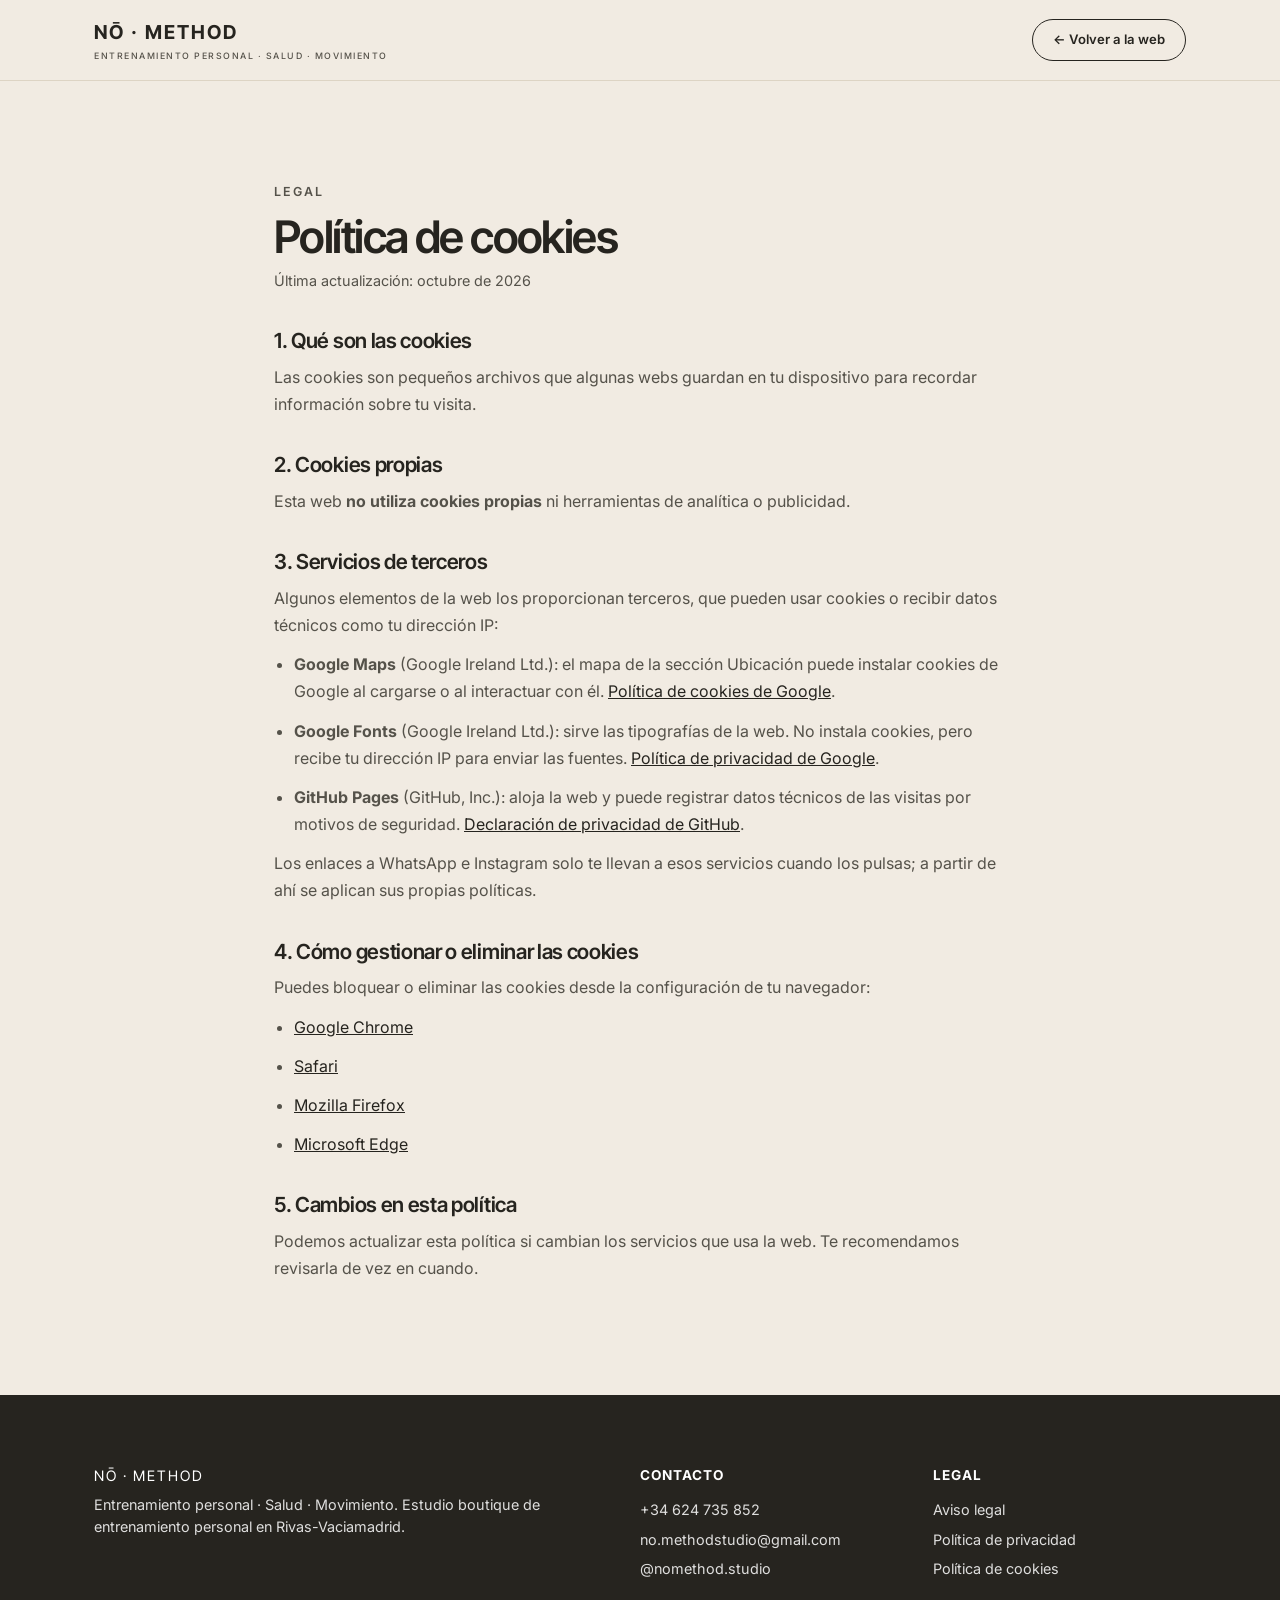
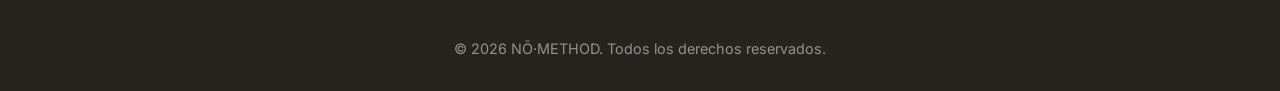
<file: cookies.html>
<!DOCTYPE html>
<html lang="es">
<head>
<meta charset="UTF-8">
<meta name="viewport" content="width=device-width, initial-scale=1.0">
<title>Política de cookies | NŌ·METHOD</title>
<meta name="description" content="Política de cookies de NŌ·METHOD (NoMethod Rivas), estudio de entrenamiento personal en Rivas-Vaciamadrid.">
<link rel="canonical" href="https://nomethodstudio.com/cookies.html">
<link rel="preconnect" href="https://fonts.googleapis.com">
<link rel="preconnect" href="https://fonts.gstatic.com" crossorigin>
<link href="https://fonts.googleapis.com/css2?family=Inter+Tight:wght@500;600;700&family=Inter:wght@400;500;600&display=swap" rel="stylesheet">
<link rel="stylesheet" href="/styles.css">
<link rel="icon" href="/favicon.ico" sizes="48x48">
<link rel="icon" href="/favicon-192.png" type="image/png" sizes="192x192">
<link rel="apple-touch-icon" href="/apple-touch-icon.png">
</head>
<body>

<header class="site-header">
  <div class="container header-inner">
    <a href="/" class="logo">
      NŌ · METHOD
      <span>ENTRENAMIENTO PERSONAL · SALUD · MOVIMIENTO</span>
    </a>
    <a href="/" class="btn btn-outline btn-sm">← Volver a la web</a>
  </div>
</header>

<main class="section legal">
  <div class="container">
    <p class="eyebrow">Legal</p>
    <h1>Política de cookies</h1>
    <p class="legal-date">Última actualización: octubre de 2026</p>
    <h2>1. Qué son las cookies</h2>
    <p>Las cookies son pequeños archivos que algunas webs guardan en tu dispositivo para recordar información sobre tu visita.</p>

    <h2>2. Cookies propias</h2>
    <p>Esta web <strong>no utiliza cookies propias</strong> ni herramientas de analítica o publicidad.</p>

    <h2>3. Servicios de terceros</h2>
    <p>Algunos elementos de la web los proporcionan terceros, que pueden usar cookies o recibir datos técnicos como tu dirección IP:</p>
    <ul>
      <li><strong>Google Maps</strong> (Google Ireland Ltd.): el mapa de la sección Ubicación puede instalar cookies de Google al cargarse o al interactuar con él. <a href="https://policies.google.com/technologies/cookies?hl=es" target="_blank" rel="noopener">Política de cookies de Google</a>.</li>
      <li><strong>Google Fonts</strong> (Google Ireland Ltd.): sirve las tipografías de la web. No instala cookies, pero recibe tu dirección IP para enviar las fuentes. <a href="https://policies.google.com/privacy?hl=es" target="_blank" rel="noopener">Política de privacidad de Google</a>.</li>
      <li><strong>GitHub Pages</strong> (GitHub, Inc.): aloja la web y puede registrar datos técnicos de las visitas por motivos de seguridad. <a href="https://docs.github.com/es/site-policy/privacy-policies/github-general-privacy-statement" target="_blank" rel="noopener">Declaración de privacidad de GitHub</a>.</li>
    </ul>
    <p>Los enlaces a WhatsApp e Instagram solo te llevan a esos servicios cuando los pulsas; a partir de ahí se aplican sus propias políticas.</p>

    <h2>4. Cómo gestionar o eliminar las cookies</h2>
    <p>Puedes bloquear o eliminar las cookies desde la configuración de tu navegador:</p>
    <ul>
      <li><a href="https://support.google.com/chrome/answer/95647?hl=es" target="_blank" rel="noopener">Google Chrome</a></li>
      <li><a href="https://support.apple.com/es-es/guide/safari/sfri11471/mac" target="_blank" rel="noopener">Safari</a></li>
      <li><a href="https://support.mozilla.org/es/kb/Borrar%20cookies" target="_blank" rel="noopener">Mozilla Firefox</a></li>
      <li><a href="https://support.microsoft.com/es-es/microsoft-edge" target="_blank" rel="noopener">Microsoft Edge</a></li>
    </ul>

    <h2>5. Cambios en esta política</h2>
    <p>Podemos actualizar esta política si cambian los servicios que usa la web. Te recomendamos revisarla de vez en cuando.</p>
  </div>
</main>

<footer class="site-footer">
  <div class="container footer-inner">
    <div>
      <p class="logo-footer">NŌ · METHOD</p>
      <p>Entrenamiento personal · Salud · Movimiento. Estudio boutique de entrenamiento personal en Rivas-Vaciamadrid.</p>
    </div>
    <div>
      <h4>Contacto</h4>
      <p><a href="tel:+34624735852">+34 624 735 852</a></p>
      <p><a href="mailto:no.methodstudio@gmail.com">no.methodstudio@gmail.com</a></p>
      <p><a href="https://www.instagram.com/nomethod.studio/" target="_blank" rel="noopener">@nomethod.studio</a></p>
    </div>
    <div>
      <h4>Legal</h4>
      <p><a href="/aviso-legal.html">Aviso legal</a></p>
      <p><a href="/privacidad.html">Política de privacidad</a></p>
      <p><a href="/cookies.html">Política de cookies</a></p>
    </div>
  </div>
  <p class="copyright">© 2026 NŌ·METHOD. Todos los derechos reservados.</p>
</footer>

</body>
</html>
</file>
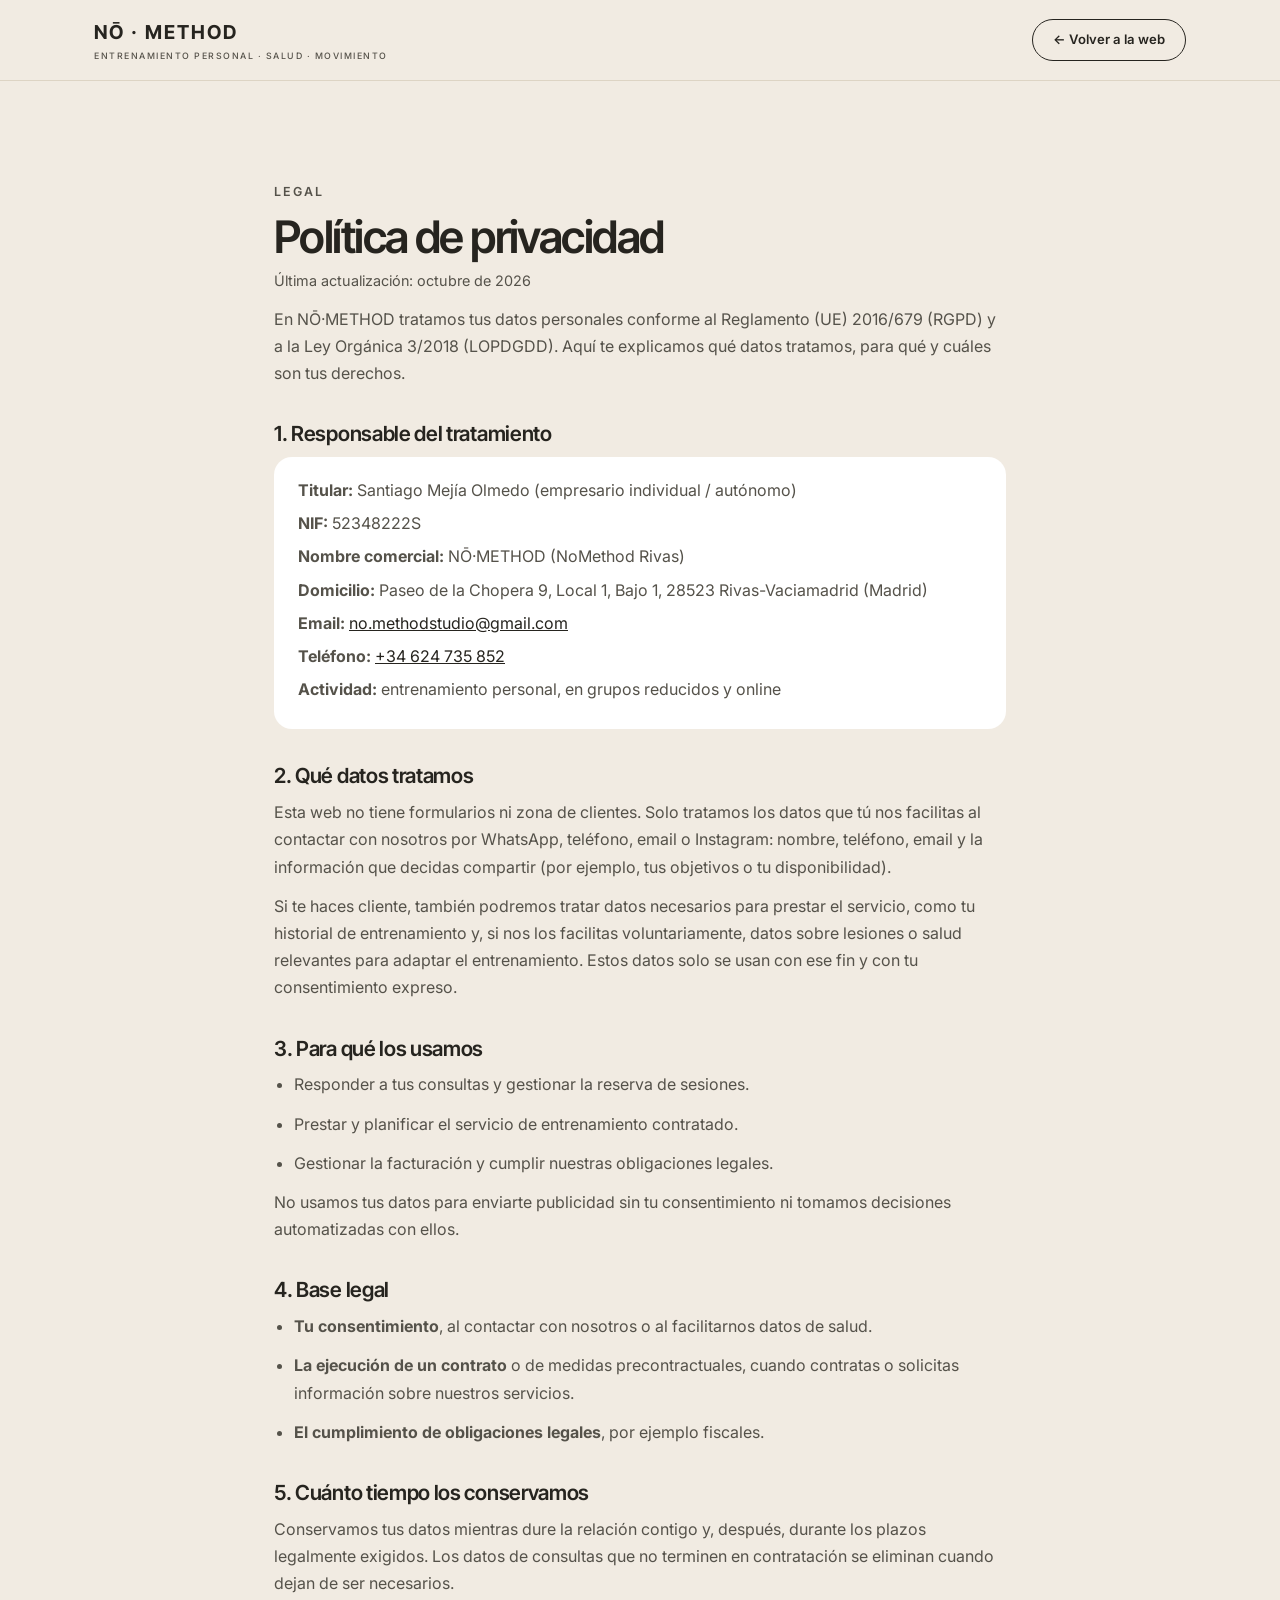
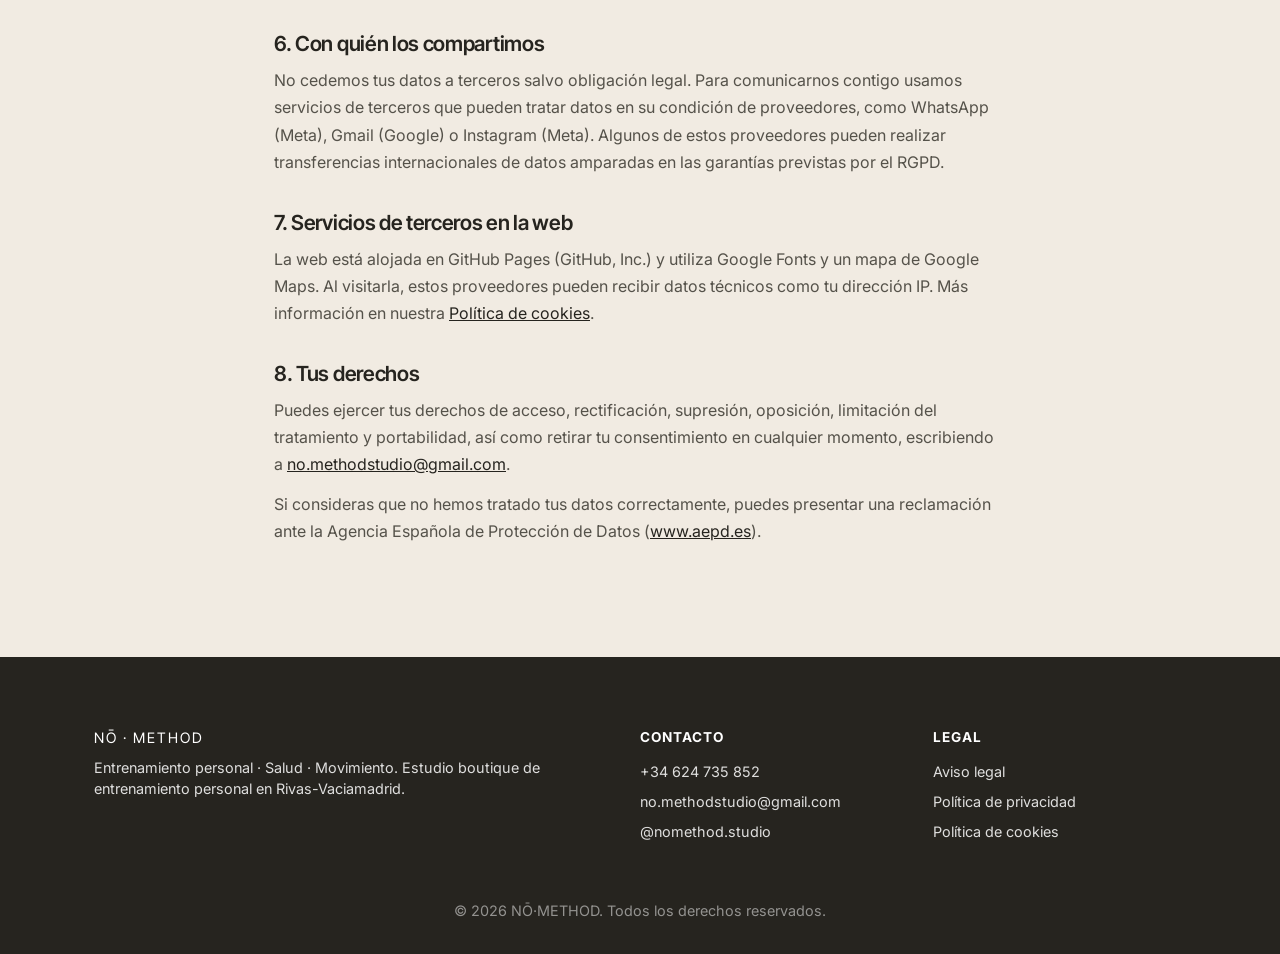
<file: privacidad.html>
<!DOCTYPE html>
<html lang="es">
<head>
<meta charset="UTF-8">
<meta name="viewport" content="width=device-width, initial-scale=1.0">
<title>Política de privacidad | NŌ·METHOD</title>
<meta name="description" content="Política de privacidad de NŌ·METHOD (NoMethod Rivas), estudio de entrenamiento personal en Rivas-Vaciamadrid.">
<link rel="canonical" href="https://nomethodstudio.com/privacidad.html">
<link rel="preconnect" href="https://fonts.googleapis.com">
<link rel="preconnect" href="https://fonts.gstatic.com" crossorigin>
<link href="https://fonts.googleapis.com/css2?family=Inter+Tight:wght@500;600;700&family=Inter:wght@400;500;600&display=swap" rel="stylesheet">
<link rel="stylesheet" href="/styles.css">
<link rel="icon" href="/favicon.ico" sizes="48x48">
<link rel="icon" href="/favicon-192.png" type="image/png" sizes="192x192">
<link rel="apple-touch-icon" href="/apple-touch-icon.png">
</head>
<body>

<header class="site-header">
  <div class="container header-inner">
    <a href="/" class="logo">
      NŌ · METHOD
      <span>ENTRENAMIENTO PERSONAL · SALUD · MOVIMIENTO</span>
    </a>
    <a href="/" class="btn btn-outline btn-sm">← Volver a la web</a>
  </div>
</header>

<main class="section legal">
  <div class="container">
    <p class="eyebrow">Legal</p>
    <h1>Política de privacidad</h1>
    <p class="legal-date">Última actualización: octubre de 2026</p>
    <p>En NŌ·METHOD tratamos tus datos personales conforme al Reglamento (UE) 2016/679 (RGPD) y a la Ley Orgánica 3/2018 (LOPDGDD). Aquí te explicamos qué datos tratamos, para qué y cuáles son tus derechos.</p>

    <h2>1. Responsable del tratamiento</h2>
    <ul class="legal-data">
      <li><strong>Titular:</strong> Santiago Mejía Olmedo (empresario individual / autónomo)</li>
      <li><strong>NIF:</strong> 52348222S</li>
      <li><strong>Nombre comercial:</strong> NŌ·METHOD (NoMethod Rivas)</li>
      <li><strong>Domicilio:</strong> Paseo de la Chopera 9, Local 1, Bajo 1, 28523 Rivas-Vaciamadrid (Madrid)</li>
      <li><strong>Email:</strong> <a href="mailto:no.methodstudio@gmail.com">no.methodstudio@gmail.com</a></li>
      <li><strong>Teléfono:</strong> <a href="tel:+34624735852">+34 624 735 852</a></li>
      <li><strong>Actividad:</strong> entrenamiento personal, en grupos reducidos y online</li>
    </ul>

    <h2>2. Qué datos tratamos</h2>
    <p>Esta web no tiene formularios ni zona de clientes. Solo tratamos los datos que tú nos facilitas al contactar con nosotros por WhatsApp, teléfono, email o Instagram: nombre, teléfono, email y la información que decidas compartir (por ejemplo, tus objetivos o tu disponibilidad).</p>
    <p>Si te haces cliente, también podremos tratar datos necesarios para prestar el servicio, como tu historial de entrenamiento y, si nos los facilitas voluntariamente, datos sobre lesiones o salud relevantes para adaptar el entrenamiento. Estos datos solo se usan con ese fin y con tu consentimiento expreso.</p>

    <h2>3. Para qué los usamos</h2>
    <ul>
      <li>Responder a tus consultas y gestionar la reserva de sesiones.</li>
      <li>Prestar y planificar el servicio de entrenamiento contratado.</li>
      <li>Gestionar la facturación y cumplir nuestras obligaciones legales.</li>
    </ul>
    <p>No usamos tus datos para enviarte publicidad sin tu consentimiento ni tomamos decisiones automatizadas con ellos.</p>

    <h2>4. Base legal</h2>
    <ul>
      <li><strong>Tu consentimiento</strong>, al contactar con nosotros o al facilitarnos datos de salud.</li>
      <li><strong>La ejecución de un contrato</strong> o de medidas precontractuales, cuando contratas o solicitas información sobre nuestros servicios.</li>
      <li><strong>El cumplimiento de obligaciones legales</strong>, por ejemplo fiscales.</li>
    </ul>

    <h2>5. Cuánto tiempo los conservamos</h2>
    <p>Conservamos tus datos mientras dure la relación contigo y, después, durante los plazos legalmente exigidos. Los datos de consultas que no terminen en contratación se eliminan cuando dejan de ser necesarios.</p>

    <h2>6. Con quién los compartimos</h2>
    <p>No cedemos tus datos a terceros salvo obligación legal. Para comunicarnos contigo usamos servicios de terceros que pueden tratar datos en su condición de proveedores, como WhatsApp (Meta), Gmail (Google) o Instagram (Meta). Algunos de estos proveedores pueden realizar transferencias internacionales de datos amparadas en las garantías previstas por el RGPD.</p>

    <h2>7. Servicios de terceros en la web</h2>
    <p>La web está alojada en GitHub Pages (GitHub, Inc.) y utiliza Google Fonts y un mapa de Google Maps. Al visitarla, estos proveedores pueden recibir datos técnicos como tu dirección IP. Más información en nuestra <a href="/cookies.html">Política de cookies</a>.</p>

    <h2>8. Tus derechos</h2>
    <p>Puedes ejercer tus derechos de acceso, rectificación, supresión, oposición, limitación del tratamiento y portabilidad, así como retirar tu consentimiento en cualquier momento, escribiendo a <a href="mailto:no.methodstudio@gmail.com">no.methodstudio@gmail.com</a>.</p>
    <p>Si consideras que no hemos tratado tus datos correctamente, puedes presentar una reclamación ante la Agencia Española de Protección de Datos (<a href="https://www.aepd.es" target="_blank" rel="noopener">www.aepd.es</a>).</p>
  </div>
</main>

<footer class="site-footer">
  <div class="container footer-inner">
    <div>
      <p class="logo-footer">NŌ · METHOD</p>
      <p>Entrenamiento personal · Salud · Movimiento. Estudio boutique de entrenamiento personal en Rivas-Vaciamadrid.</p>
    </div>
    <div>
      <h4>Contacto</h4>
      <p><a href="tel:+34624735852">+34 624 735 852</a></p>
      <p><a href="mailto:no.methodstudio@gmail.com">no.methodstudio@gmail.com</a></p>
      <p><a href="https://www.instagram.com/nomethod.studio/" target="_blank" rel="noopener">@nomethod.studio</a></p>
    </div>
    <div>
      <h4>Legal</h4>
      <p><a href="/aviso-legal.html">Aviso legal</a></p>
      <p><a href="/privacidad.html">Política de privacidad</a></p>
      <p><a href="/cookies.html">Política de cookies</a></p>
    </div>
  </div>
  <p class="copyright">© 2026 NŌ·METHOD. Todos los derechos reservados.</p>
</footer>

</body>
</html>
</file>
<file: styles.css>
:root {
  --cream: #f1ebe2;
  --cream-alt: #e9e1d4;
  --ink: #26241f;
  --ink-soft: #55524a;
  --line: #ddd4c4;
  --white: #ffffff;
  --radius-lg: 28px;
  --radius-md: 18px;
  --radius-pill: 999px;
  --serif: 'Inter Tight', 'Inter', -apple-system, BlinkMacSystemFont, sans-serif;
  --sans: 'Inter', -apple-system, BlinkMacSystemFont, sans-serif;
}

* { box-sizing: border-box; margin: 0; padding: 0; }

body {
  font-family: var(--sans);
  color: var(--ink);
  background: var(--cream);
  line-height: 1.5;
}

h1, h2, h3 { font-family: var(--serif); font-weight: 600; line-height: 1.05; letter-spacing: -0.035em; }
h3 { letter-spacing: -0.015em; line-height: 1.2; }

.container {
  max-width: 1140px;
  margin: 0 auto;
  padding: 0 24px;
}

.center { text-align: center; }

a { color: inherit; text-decoration: none; }

/* HEADER */
.site-header {
  position: sticky;
  top: 0;
  z-index: 50;
  background: rgba(241,235,226,0.92);
  backdrop-filter: blur(6px);
  border-bottom: 1px solid var(--line);
}
.header-inner {
  display: flex;
  align-items: center;
  justify-content: space-between;
  padding: 18px 24px;
}
.logo {
  font-family: var(--serif);
  font-weight: 700;
  font-size: 1.2rem;
  letter-spacing: 2px;
  display: flex;
  flex-direction: column;
}
.logo span {
  font-family: var(--sans);
  font-size: 0.55rem;
  font-weight: 500;
  letter-spacing: 1.5px;
  color: var(--ink-soft);
  margin-top: 2px;
}
.main-nav {
  display: flex;
  align-items: center;
  gap: 28px;
  font-size: 0.9rem;
  font-weight: 500;
}
.nav-toggle {
  display: none;
  background: none;
  border: none;
  font-size: 1.4rem;
  cursor: pointer;
}

/* BUTTONS */
.btn {
  display: inline-block;
  padding: 14px 28px;
  border-radius: var(--radius-pill);
  font-weight: 600;
  font-size: 0.9rem;
  transition: opacity .2s ease;
}
.btn:hover { opacity: .85; }
.btn-dark { background: var(--ink); color: var(--white); }
.btn-outline { background: transparent; border: 1px solid var(--ink); color: var(--ink); }
.btn-sm { padding: 10px 20px; font-size: 0.82rem; }

/* HERO */
.hero {
  position: relative;
  min-height: 92vh;
  display: flex;
  flex-direction: column;
  justify-content: center;
  overflow: hidden;
  padding-bottom: 56px;
}
.hero-bg {
  position: absolute;
  inset: -16px;
  background-size: cover;
  background-position: center 60%;
  background-color: #cfc8ba;
  filter: blur(1.5px);
}
.hero-overlay {
  position: absolute;
  inset: 0;
  background: linear-gradient(90deg, rgba(241,235,226,.94) 0%, rgba(241,235,226,.86) 38%, rgba(241,235,226,.62) 68%, rgba(241,235,226,.45) 100%);
}
.hero-content { position: relative; width: 100%; padding-top: 60px; padding-bottom: 60px; color: var(--ink); }
.eyebrow {
  text-transform: uppercase;
  letter-spacing: 2px;
  font-size: 0.78rem;
  font-weight: 600;
  color: var(--ink-soft);
  margin-bottom: 14px;
}
.hero h1 { font-size: clamp(2.2rem, 5vw, 3.6rem); max-width: 720px; margin-bottom: 20px; }
.hero-text { font-size: 1.05rem; color: #3a3731; max-width: 560px; margin-bottom: 32px; }
.hero-actions { display: flex; gap: 16px; flex-wrap: wrap; }

.hero-stats {
  position: relative;
  width: 100%;
  display: grid;
  grid-template-columns: repeat(4, 1fr);
  gap: 20px 28px;
  margin-top: 64px;
  padding-top: 32px;
  border-top: 1px solid rgba(38,36,31,0.18);
  color: var(--ink);
}
.stat { text-align: center; }
.stat strong { display: block; font-family: var(--serif); font-size: 1.8rem; }
.stat span { display: block; font-weight: 600; margin-top: 8px; }
.stat small { display: block; color: var(--ink-soft); font-size: 0.8rem; margin-top: 4px; }

/* LEGAL */
.legal .container { max-width: 780px; }
.legal h1 { font-size: clamp(2rem, 4vw, 2.8rem); margin-bottom: 8px; }
.legal-date { color: var(--ink-soft); font-size: 0.9rem; margin-bottom: 40px; }
.section.legal h2 { font-size: 1.3rem; margin: 36px 0 12px; letter-spacing: -0.015em; }
.legal p, .legal li { color: var(--ink-soft); line-height: 1.7; margin-bottom: 12px; }
.legal ul { padding-left: 20px; margin-bottom: 12px; }
.legal ul.legal-data { list-style: none; padding: 20px 24px; background: var(--white); border-radius: var(--radius-md); }
.legal ul.legal-data li { margin-bottom: 6px; }
.legal a { color: var(--ink); text-decoration: underline; }
.legal .pendiente { color: #b3261e; font-weight: 600; }

/* SECTIONS */
.section { padding: 100px 0; }
.section-alt { background: var(--cream-alt); }
.section h2 { font-size: clamp(1.8rem, 3.5vw, 2.6rem); margin-bottom: 14px; }
.section-lead { color: var(--ink-soft); font-size: 1.05rem; max-width: 560px; margin-bottom: 48px; }
.section-lead.center, .center .section-lead { margin-left: auto; margin-right: auto; }

/* CARDS */
.cards-3 { display: grid; grid-template-columns: repeat(3, 1fr); gap: 24px; }
.card {
  background: var(--white);
  border-radius: var(--radius-lg);
  padding: 40px 32px;
}
.card-num { font-family: var(--serif); font-size: 2.2rem; color: var(--line); display: block; margin-bottom: 20px; }
.card h3 { font-size: 1.3rem; margin-bottom: 12px; }
.card p { color: var(--ink-soft); }

/* TEAM */
.team-grid { display: grid; grid-template-columns: repeat(3, 1fr); gap: 32px; margin-top: 20px; }
.team-card { text-align: center; }
.team-photo {
  aspect-ratio: 4/5;
  overflow: hidden;
  border-radius: var(--radius-lg);
  background: linear-gradient(135deg, #ddd4c2, #c9bfa9);
  margin-bottom: 16px;
  display: flex;
  align-items: center;
  justify-content: center;
  font-family: var(--serif);
  font-size: 2rem;
  color: var(--white);
}
.team-photo::before { content: attr(data-initials); }
.team-photo img { width: 100%; height: 100%; object-fit: cover; object-position: center 35%; }
.team-card h3 { font-size: 1.15rem; }

/* SERVICES */
.services-grid { display: grid; grid-template-columns: repeat(2, 1fr); gap: 24px; }
.service-card {
  background: var(--white);
  border-radius: var(--radius-lg);
  padding: 36px;
  position: relative;
}
.service-card h3 { font-size: 1.25rem; margin-bottom: 10px; }
.service-card > p { color: var(--ink-soft); margin-bottom: 18px; }
.service-card ul { list-style: none; margin-bottom: 24px; }
.service-card li { padding: 6px 0 6px 22px; position: relative; color: var(--ink-soft); font-size: 0.92rem; }
.service-card li::before { content: "—"; position: absolute; left: 0; color: var(--ink); }
.tag {
  position: absolute;
  top: 28px;
  right: 28px;
  background: var(--cream-alt);
  padding: 4px 14px;
  border-radius: var(--radius-pill);
  font-size: 0.75rem;
  font-weight: 600;
}

/* GALLERY */
.gallery { display: grid; grid-template-columns: repeat(4, 1fr); gap: 16px; }
.gallery img { width: 100%; height: 440px; object-fit: cover; border-radius: var(--radius-md); background: #ccc; }
.gallery .wide { grid-column: span 2; }

/* TESTIMONIAL */
.testimonial {
  max-width: 680px;
  font-family: var(--serif);
  font-size: 1.4rem;
  line-height: 1.5;
}
.testimonial footer { margin-top: 20px; font-family: var(--sans); font-weight: 600; font-size: 0.95rem; }
.testimonial footer span { font-weight: 400; color: var(--ink-soft); }
.google-rating { display: inline-flex; align-items: center; gap: 8px; margin: -24px 0 32px; font-weight: 600; font-size: 0.95rem; border-bottom: 1px solid var(--line); padding-bottom: 4px; }
.google-rating strong { font-family: var(--serif); font-size: 1.3rem; }
.stars { color: #c9a24a; letter-spacing: 2px; }
.reviews-grid { display: grid; grid-template-columns: repeat(3, 1fr); gap: 20px; }
.review { background: var(--white); border-radius: var(--radius-md); padding: 28px; display: flex; flex-direction: column; gap: 14px; }
.review p { font-family: var(--serif); font-size: 1.05rem; line-height: 1.55; flex: 1; }
.review footer { font-weight: 600; font-size: 0.9rem; }
.review footer span { font-weight: 400; color: var(--ink-soft); }

/* INSTAGRAM */
.ig-handle { display: inline-block; font-weight: 600; margin-bottom: 28px; border-bottom: 1px solid var(--ink); }
.ig-grid { display: grid; grid-template-columns: repeat(6, minmax(0, 1fr)); gap: 10px; }
.ig-cell {
  aspect-ratio: 1;
  background: linear-gradient(145deg, var(--white), var(--cream));
  border: 1px solid var(--line);
  border-radius: var(--radius-md);
  display: flex;
  flex-direction: column;
  align-items: center;
  justify-content: center;
  gap: 10px;
  color: var(--ink-soft);
  text-decoration: none;
  transition: transform .2s, color .2s;
}
.ig-cell span { font-size: 0.72rem; font-weight: 600; letter-spacing: 1.5px; text-transform: uppercase; }
.ig-cell:hover { transform: translateY(-3px); color: var(--ink); }
.ig-photo { position: relative; overflow: hidden; padding: 0; color: var(--white); }
.ig-photo img { position: absolute; inset: 0; width: 100%; height: 100%; object-fit: cover; }
.ig-photo svg { position: relative; opacity: 0; transition: opacity .2s; }
.ig-photo::after { content: ""; position: absolute; inset: 0; background: rgba(38,36,31,.35); opacity: 0; transition: opacity .2s; }
.ig-photo:hover { color: var(--white); }
.ig-photo:hover::after, .ig-photo:hover svg { opacity: 1; }
.ig-photo svg { z-index: 1; }
.ig-follow { display: inline-flex; align-items: center; gap: 10px; margin-top: 32px; }
.contact-item a, .info-grid p a { color: inherit; }

/* INFO / CONTACT GRID */
.info-grid, .contact-grid { display: grid; grid-template-columns: repeat(3, 1fr); gap: 32px; margin-top: 8px; }
.info-grid h4, .contact-item span { text-transform: uppercase; letter-spacing: 1px; font-size: 0.75rem; color: var(--ink-soft); font-weight: 600; margin-bottom: 8px; }
.info-grid p, .contact-item p { font-size: 1.02rem; }
.location-grid { display: grid; grid-template-columns: 1fr 1.5fr; gap: 48px; align-items: stretch; }
.info-grid.info-stack { grid-template-columns: 1fr; gap: 28px; margin-top: 0; }
.map iframe { display: block; width: 100%; height: 100%; min-height: 380px; border: 0; border-radius: var(--radius-lg); background: var(--cream-alt); }
.link-arrow { display: inline-block; margin-top: 10px; font-weight: 600; border-bottom: 1px solid var(--ink); }
.contact-item strong { font-family: var(--serif); font-size: 1.3rem; display: block; margin-bottom: 6px; }

.whatsapp-box {
  margin-top: 48px;
  background: var(--white);
  border-radius: var(--radius-lg);
  padding: 40px;
}
.whatsapp-box h3 { font-size: 1.4rem; margin-bottom: 10px; }
.whatsapp-box p { color: var(--ink-soft); margin-bottom: 22px; max-width: 500px; }

/* FAQ */
.faq-list { max-width: 720px; }
.faq-item {
  border-bottom: 1px solid var(--line);
  padding: 20px 0;
}
.faq-item summary { cursor: pointer; font-weight: 600; font-size: 1.05rem; list-style: none; }
.faq-item summary::-webkit-details-marker { display: none; }
.faq-item summary::after { content: "+"; float: right; font-family: var(--serif); font-size: 1.3rem; }
.faq-item[open] summary::after { content: "–"; }
.faq-item p { margin-top: 14px; color: var(--ink-soft); }

/* FOOTER */
.site-footer { background: var(--ink); color: rgba(255,255,255,0.85); padding: 70px 0 24px; }
.footer-inner { display: grid; grid-template-columns: 2fr 1fr 1fr; gap: 40px; }
.logo-footer { font-family: var(--serif); font-size: 1.1rem; letter-spacing: 2px; color: var(--white); margin-bottom: 14px; }
.site-footer h4 { font-size: 0.85rem; text-transform: uppercase; letter-spacing: 1px; margin-bottom: 14px; color: var(--white); }
.site-footer p { font-size: 0.9rem; margin-bottom: 8px; }
.site-footer a:hover { color: var(--white); }
.copyright { text-align: center; margin-top: 50px; font-size: 0.78rem; color: rgba(255,255,255,0.5); }

/* WHATSAPP FLOAT */
.whatsapp-float {
  position: fixed;
  bottom: 24px;
  right: 24px;
  width: 56px;
  height: 56px;
  background: var(--ink);
  color: var(--white);
  border-radius: 50%;
  display: flex;
  align-items: center;
  justify-content: center;
  font-size: 1.4rem;
  box-shadow: 0 8px 20px rgba(0,0,0,0.25);
  z-index: 40;
}

/* RESPONSIVE */
@media (max-width: 860px) {
  .main-nav { display: none; }
  .nav-toggle { display: block; }
  .cards-3, .services-grid, .team-grid, .info-grid, .contact-grid, .gallery, .location-grid, .reviews-grid { grid-template-columns: 1fr; }
  .location-grid { gap: 32px; }
  .map iframe { min-height: 300px; }
  .hero-stats { grid-template-columns: repeat(2, 1fr); }
  .gallery img { height: auto; aspect-ratio: 4/5; }
  .gallery .wide { grid-column: auto; aspect-ratio: 4/3; }
  .ig-grid { grid-template-columns: repeat(3, minmax(0, 1fr)); }
  .ig-cell span { font-size: 0.6rem; letter-spacing: 0.5px; }
  .footer-inner { grid-template-columns: 1fr; }
}

.main-nav.open {
  display: flex;
  flex-direction: column;
  position: absolute;
  top: 100%;
  left: 0;
  right: 0;
  background: var(--cream);
  padding: 20px 24px;
  border-bottom: 1px solid var(--line);
}
</file>
